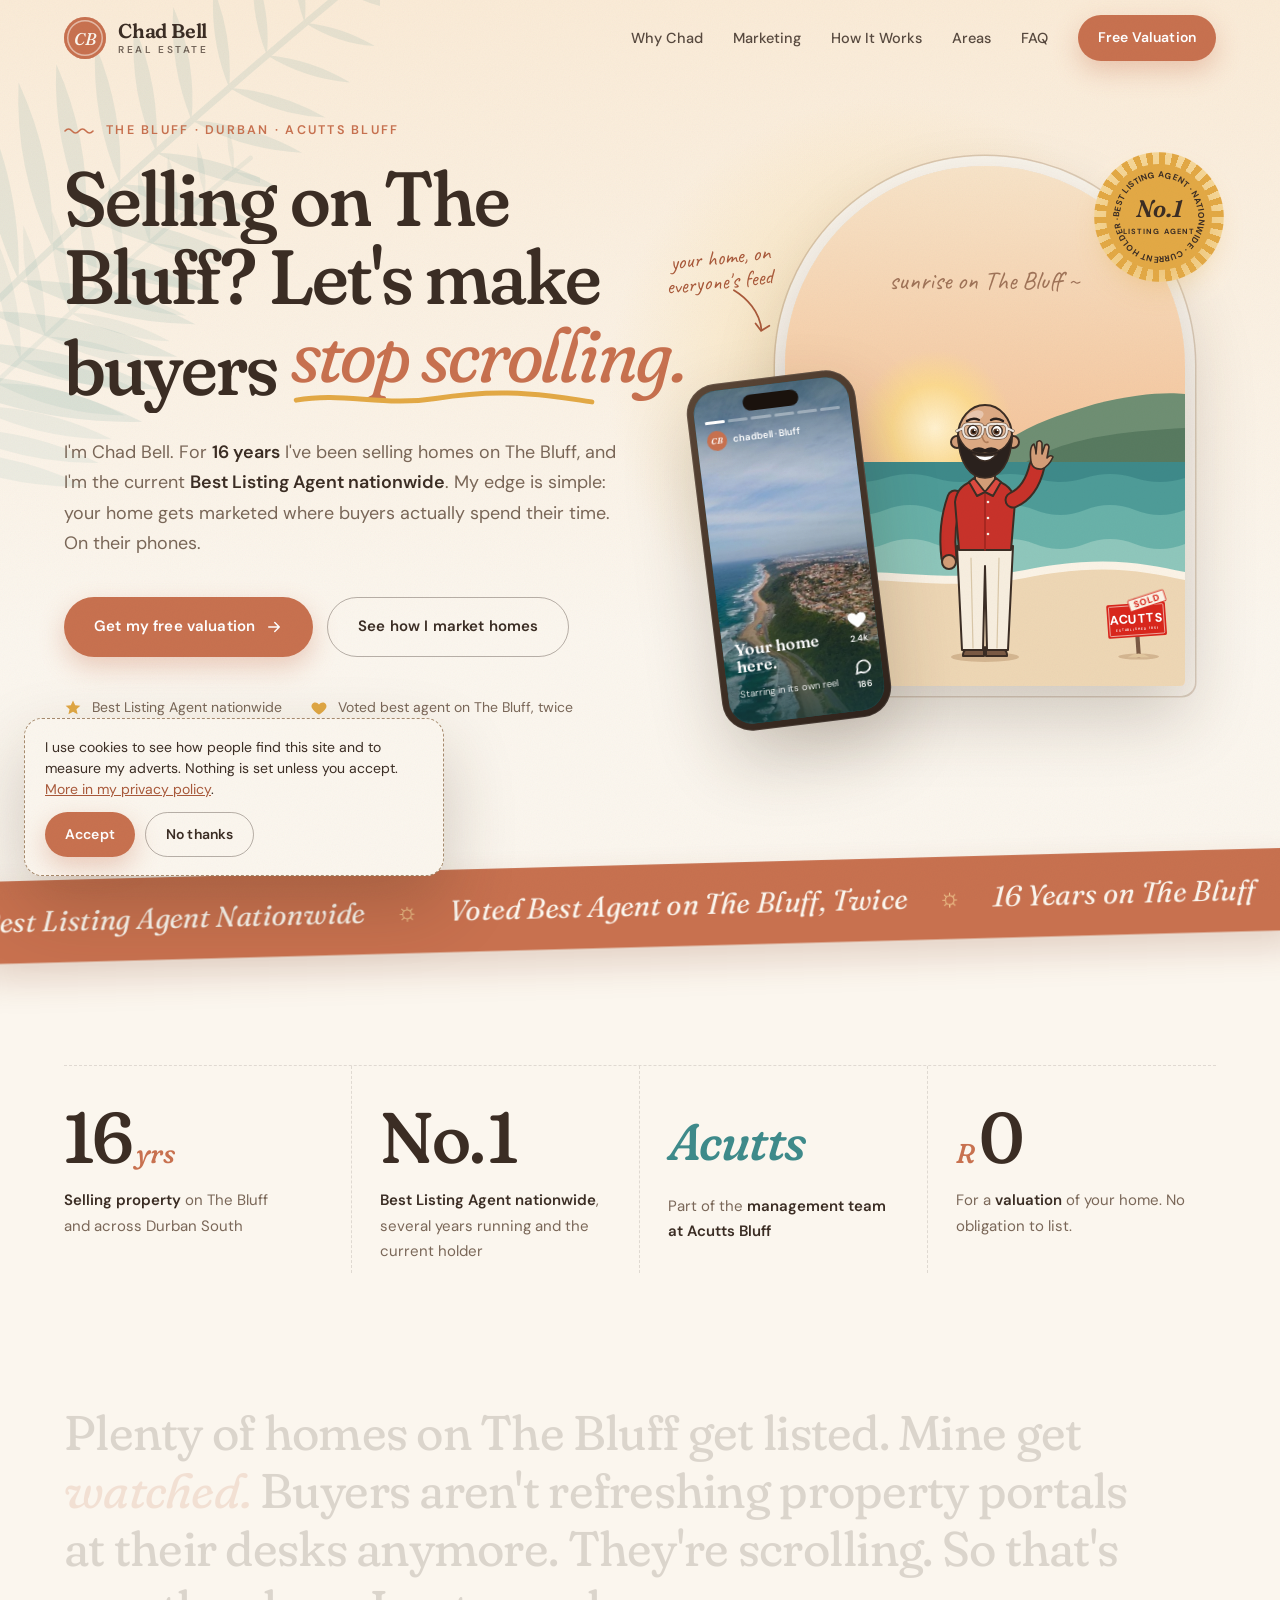
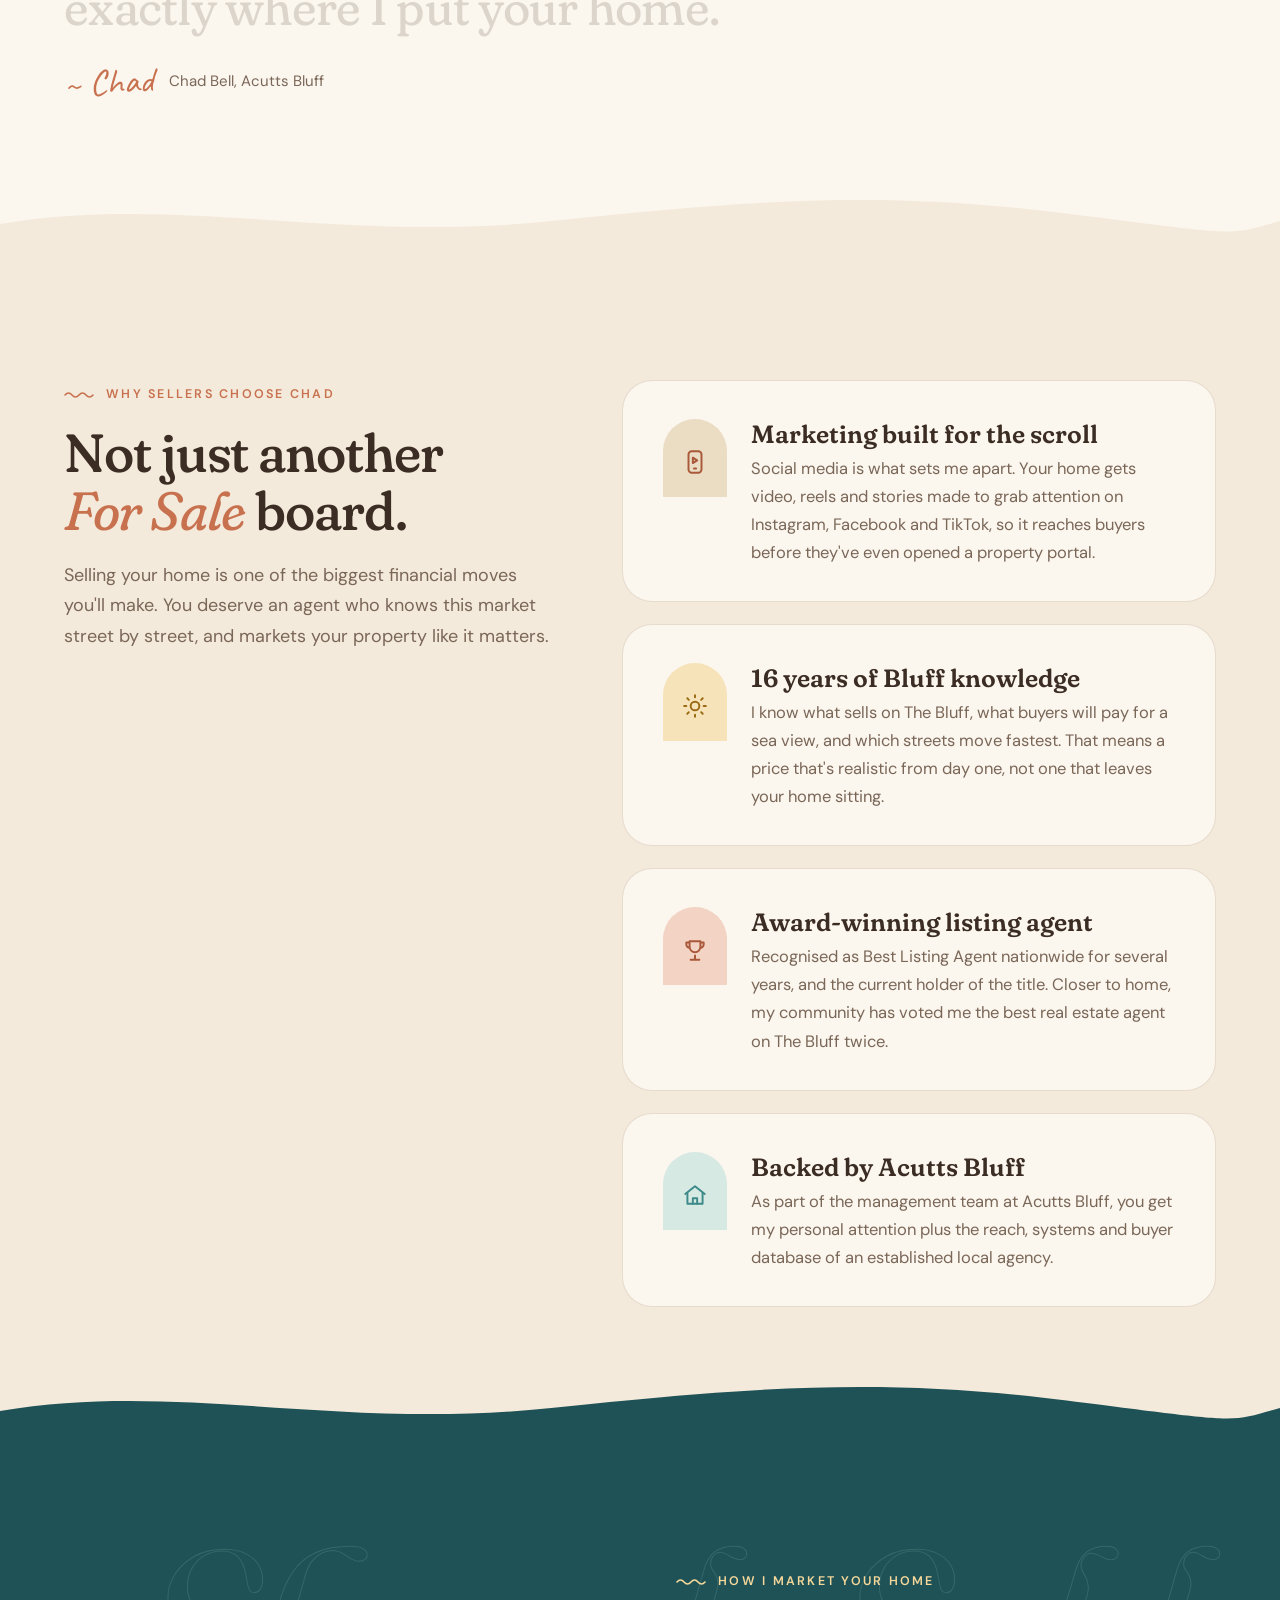
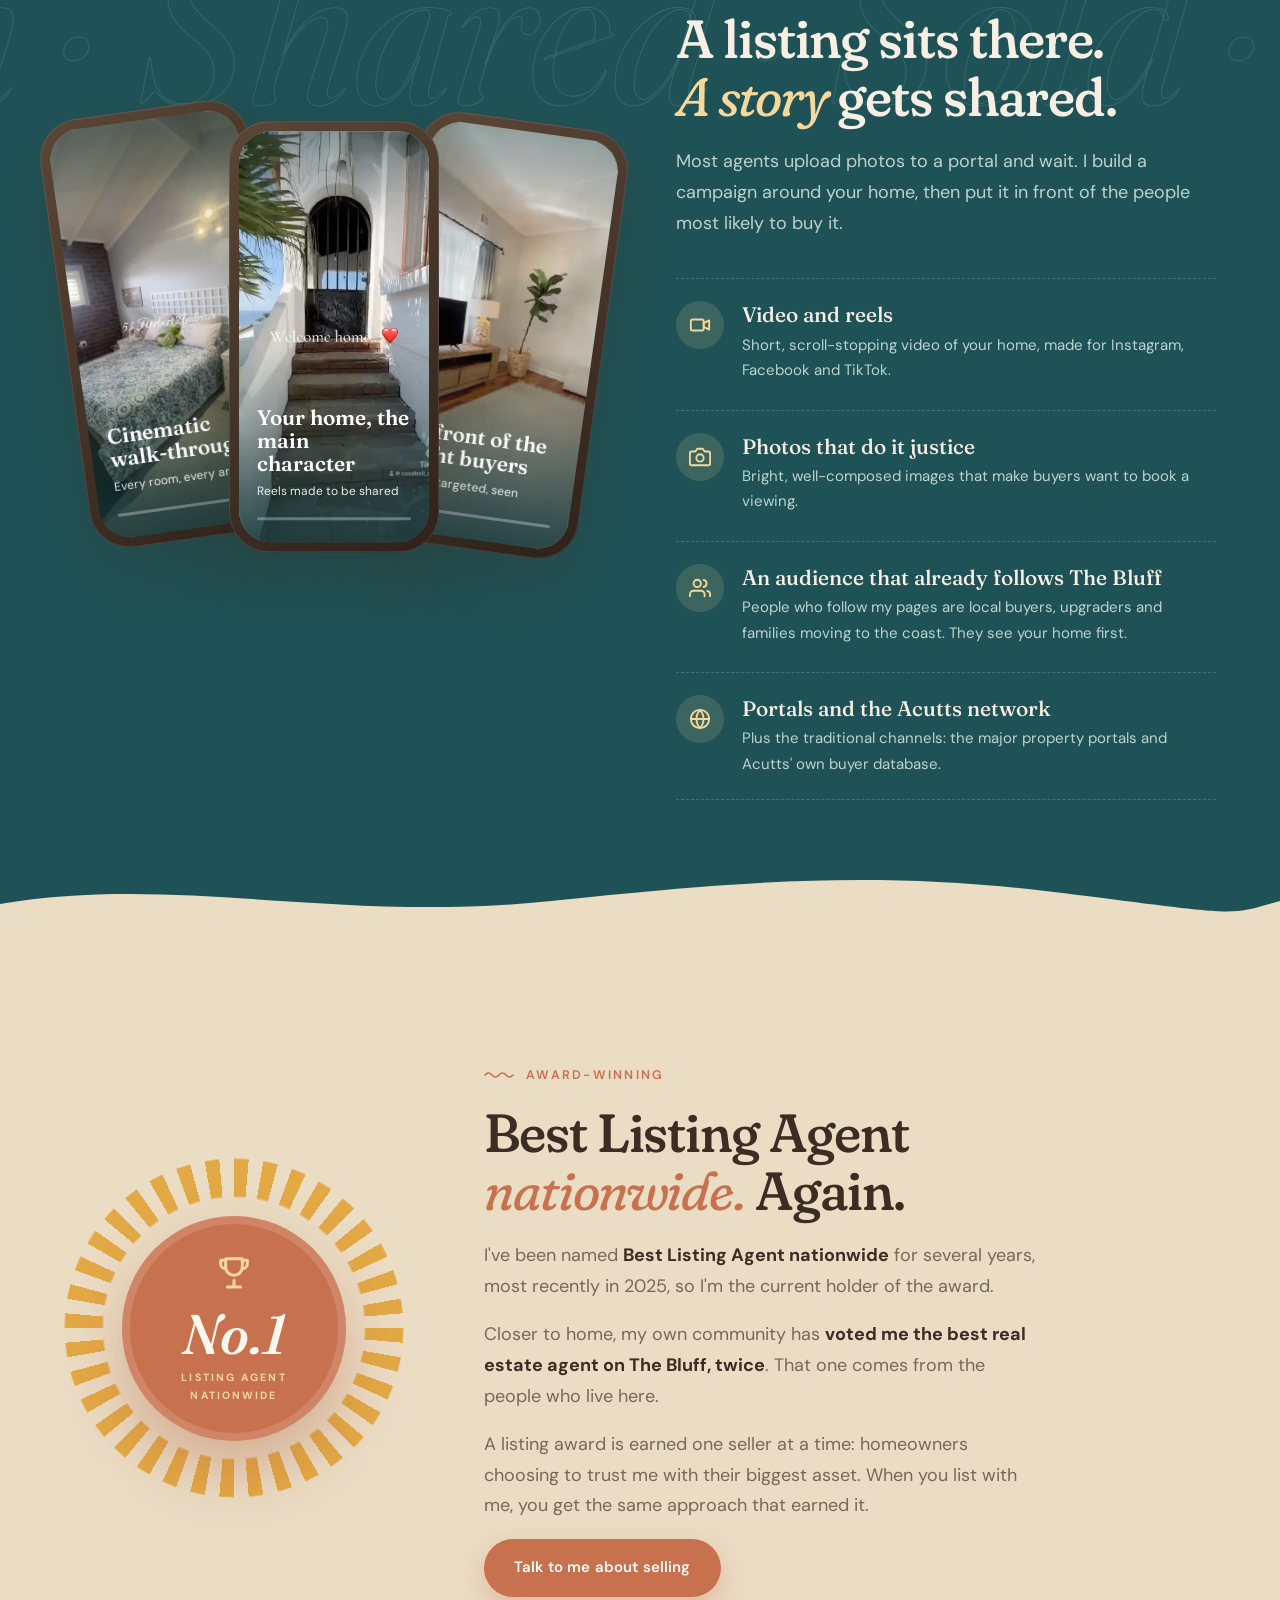
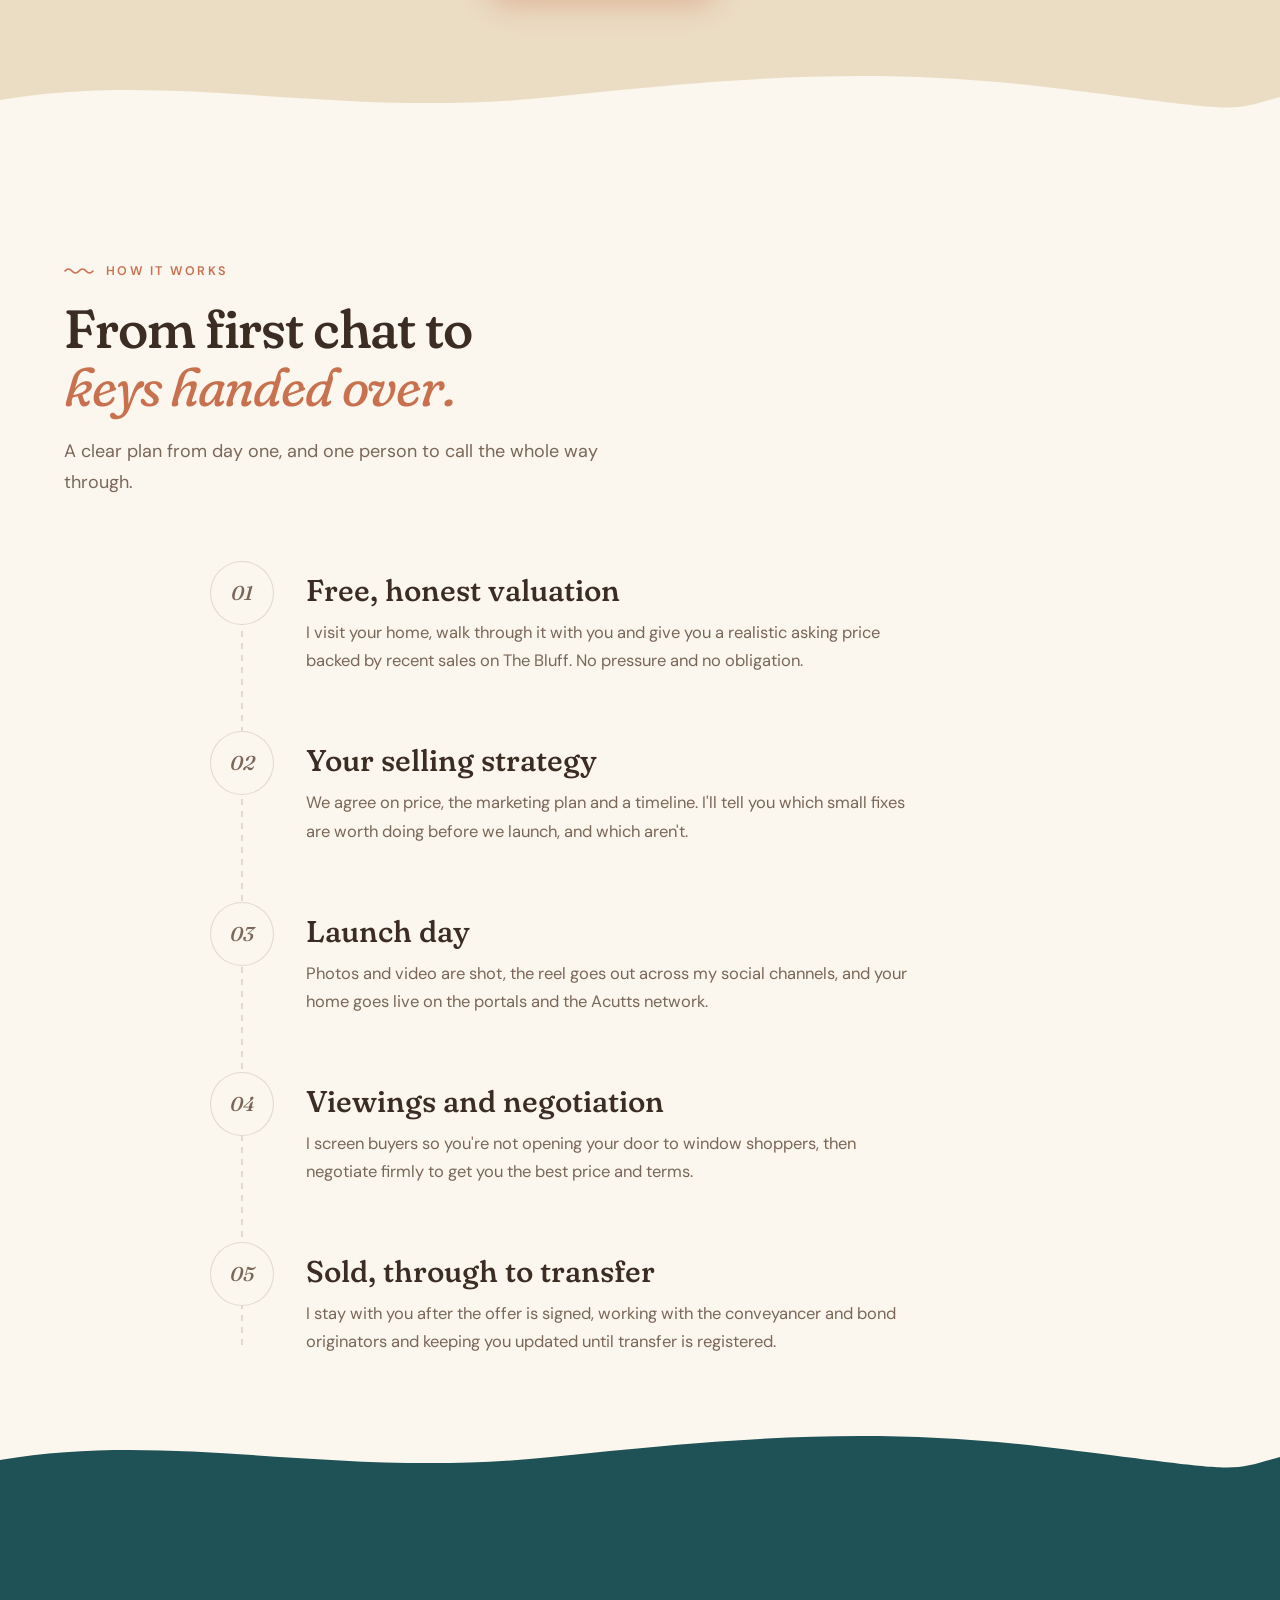
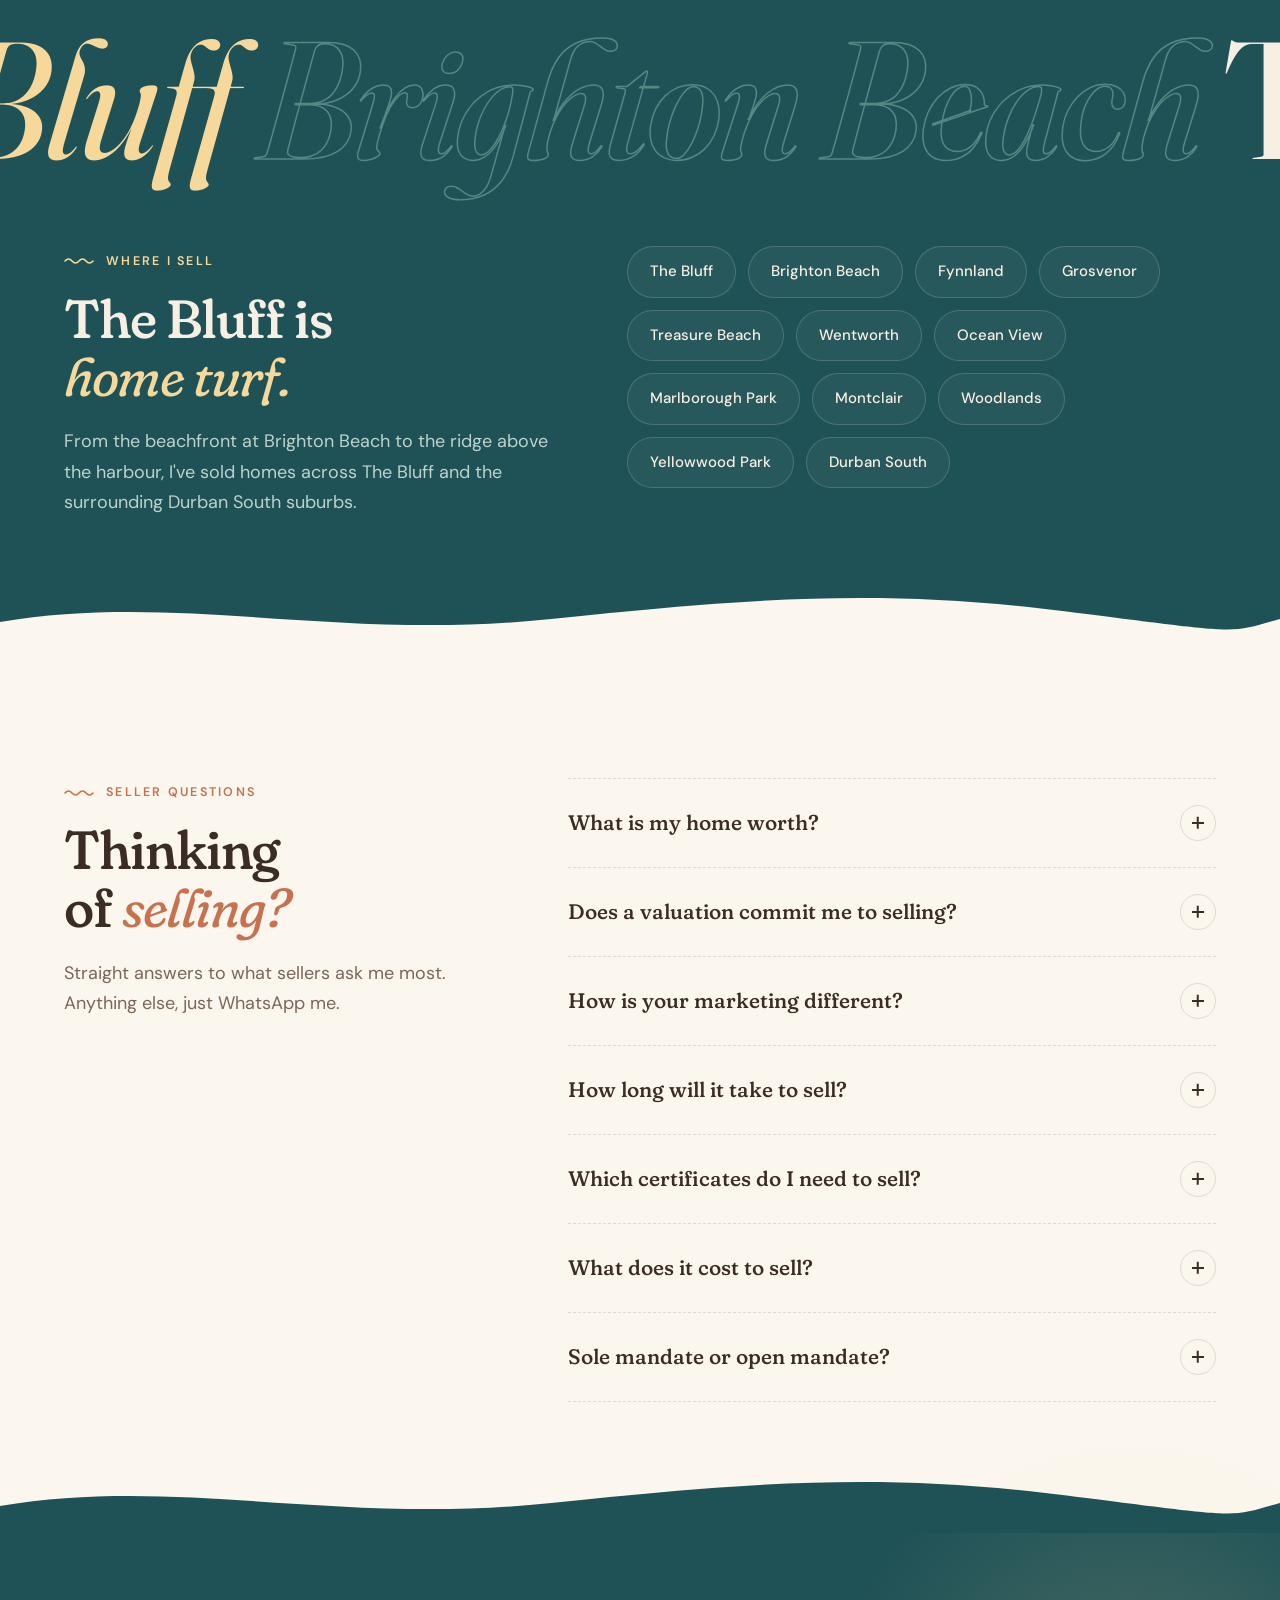
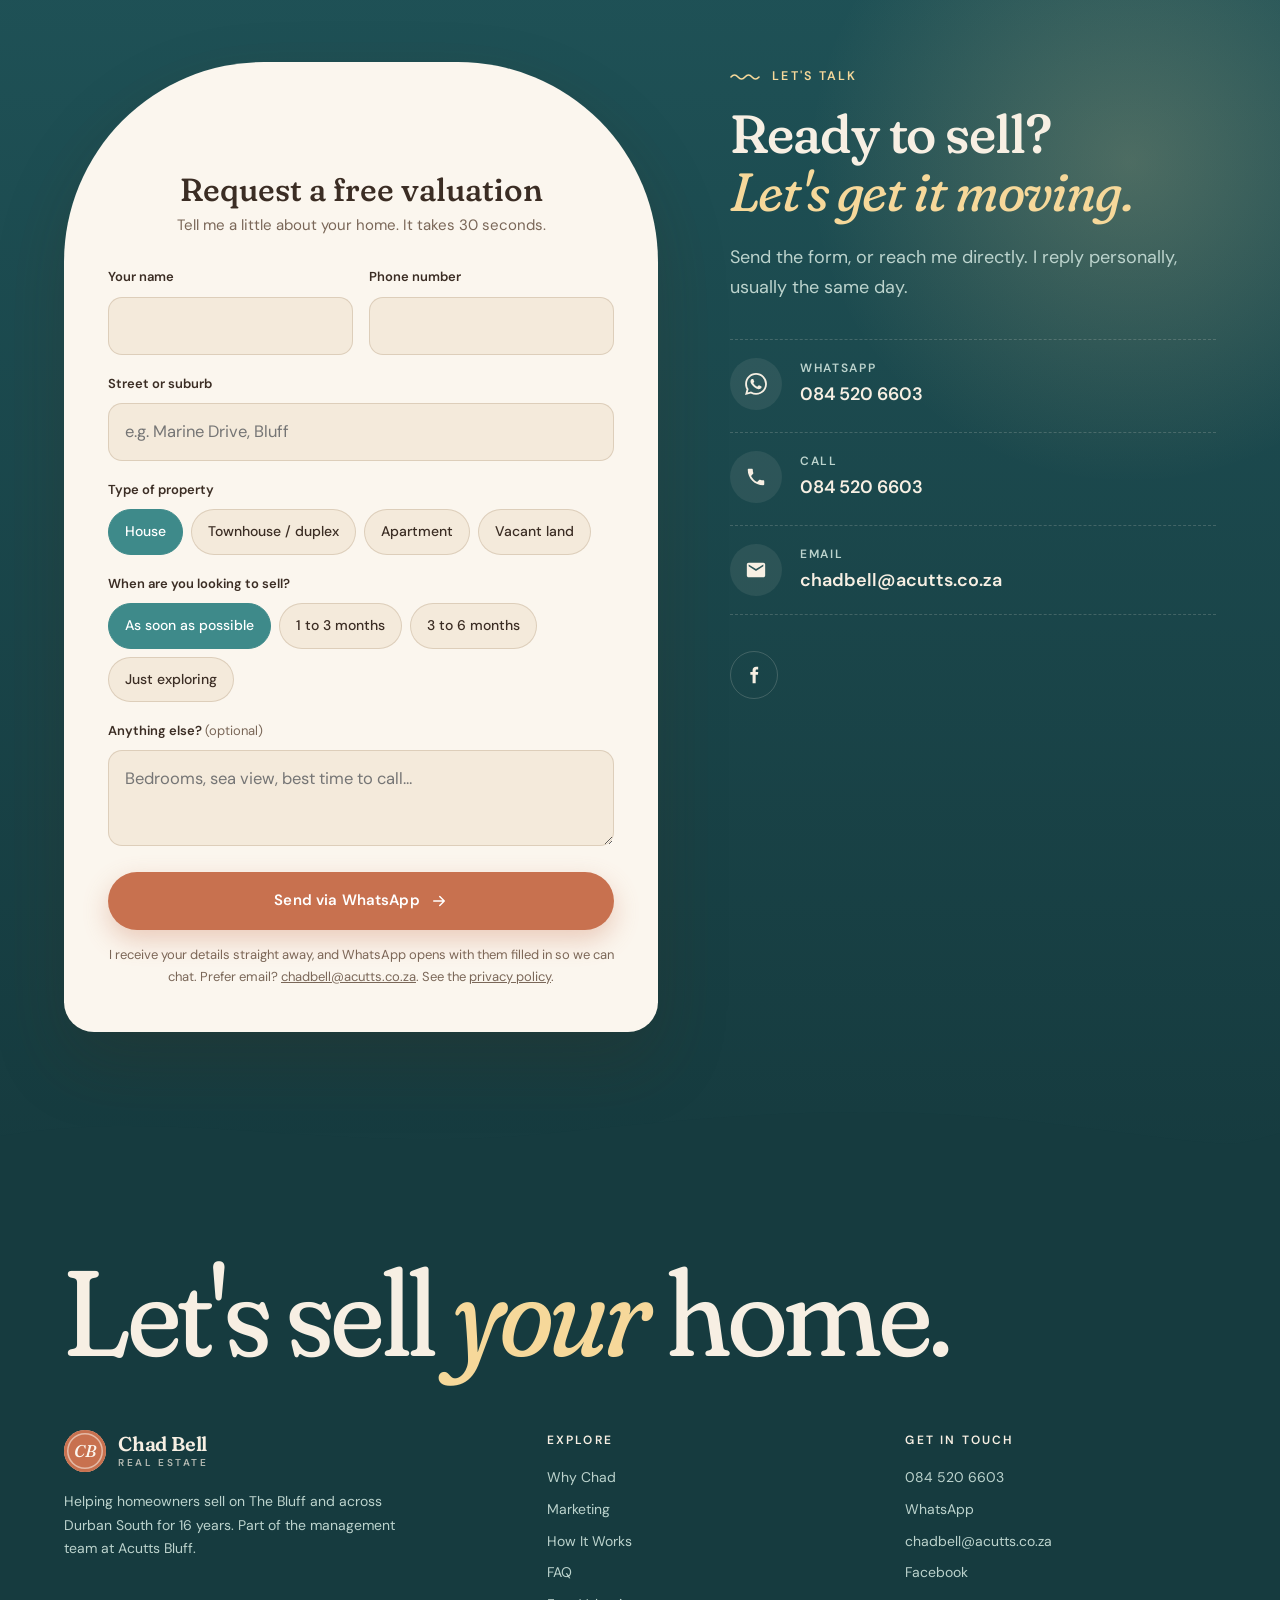
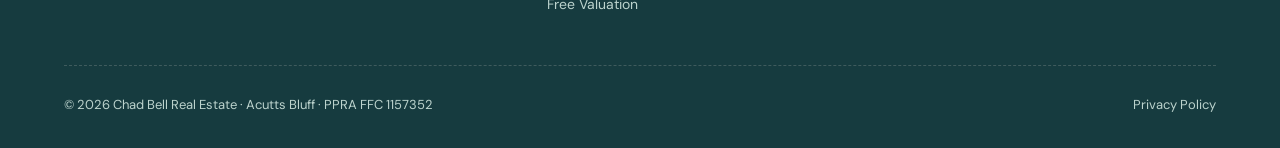
<file: index.html>
<!DOCTYPE html>
<html lang="en-ZA">
<head>
  <meta charset="UTF-8" />
  <meta name="viewport" content="width=device-width, initial-scale=1.0" />
  <!-- Google Tag Manager -->
  <script>
    window.dataLayer = window.dataLayer || [];
    function gtag(){dataLayer.push(arguments);}
    /* Consent Mode: no analytics/ad cookies until the visitor accepts (see js/consent.js) */
    gtag('consent', 'default', { analytics_storage: 'denied', ad_storage: 'denied', ad_user_data: 'denied', ad_personalization: 'denied' });
    try {
      if (localStorage.getItem('cb-cookies') === 'yes') {
        gtag('consent', 'update', { analytics_storage: 'granted', ad_storage: 'granted', ad_user_data: 'granted', ad_personalization: 'granted' });
      }
    } catch (e) {}
  </script>
  <script>(function(w,d,s,l,i){w[l]=w[l]||[];w[l].push({'gtm.start':
  new Date().getTime(),event:'gtm.js'});var f=d.getElementsByTagName(s)[0],
  j=d.createElement(s),dl=l!='dataLayer'?'&l='+l:'';j.async=true;j.src=
  'https://www.googletagmanager.com/gtm.js?id='+i+dl;f.parentNode.insertBefore(j,f);
  })(window,document,'script','dataLayer','GTM-WZKJT6NR');</script>
  <!-- End Google Tag Manager -->
  <title>Chad Bell Real Estate | Sell Your Home on The Bluff, Durban</title>
  <meta name="description" content="Selling a home on The Bluff, Durban? Chad Bell of Acutts Bluff: 16 years' experience, Best Listing Agent nationwide and social media marketing that gets your home seen. Free valuation." />
  <link rel="canonical" href="https://www.chadbellrealestate.co.za/" />
  <meta name="theme-color" content="#F7EFE3" />
  <meta property="og:title" content="Chad Bell Real Estate | Sell Your Home on The Bluff" />
  <meta property="og:description" content="16 years on The Bluff. Best Listing Agent nationwide. Marketing that makes buyers stop scrolling. Book a free valuation." />
  <meta property="og:type" content="website" />
  <meta property="og:url" content="https://www.chadbellrealestate.co.za/" />
  <meta property="og:site_name" content="Chad Bell Real Estate" />
  <meta property="og:locale" content="en_ZA" />
  <meta property="og:image" content="https://www.chadbellrealestate.co.za/og-image.jpg" />
  <meta property="og:image:width" content="1200" />
  <meta property="og:image:height" content="630" />
  <meta property="og:image:alt" content="Chad Bell Real Estate: sell your home on The Bluff, Durban" />
  <meta name="twitter:card" content="summary_large_image" />
  <script type="application/ld+json">
  {
    "@context": "https://schema.org",
    "@type": "RealEstateAgent",
    "@id": "https://www.chadbellrealestate.co.za/#agent",
    "name": "Chad Bell Real Estate",
    "url": "https://www.chadbellrealestate.co.za/",
    "image": "https://www.chadbellrealestate.co.za/og-image.jpg",
    "logo": "https://www.chadbellrealestate.co.za/favicon-192.png",
    "description": "Chad Bell helps homeowners sell their property on The Bluff and surrounding Durban South suburbs, with 16 years' experience and social-media-first marketing.",
    "telephone": "+27845206603",
    "email": "chadbell@acutts.co.za",
    "address": {
      "@type": "PostalAddress",
      "addressLocality": "Bluff, Durban",
      "addressRegion": "KwaZulu-Natal",
      "addressCountry": "ZA"
    },
    "areaServed": ["Bluff", "Brighton Beach", "Fynnland", "Grosvenor", "Treasure Beach", "Wentworth", "Ocean View", "Marlborough Park", "Durban South"],
    "parentOrganization": { "@type": "Organization", "name": "Acutts Bluff" },
    "sameAs": ["https://www.facebook.com/Chadbellacuttsbluff"],
    "founder": {
      "@type": "Person",
      "name": "Chad Bell",
      "jobTitle": "Property Practitioner",
      "worksFor": { "@type": "Organization", "name": "Acutts Bluff" },
      "award": ["Best Listing Agent nationwide (2025)", "Voted best real estate agent on The Bluff by the community (twice)"]
    }
  }
  </script>

  <link rel="icon" type="image/png" sizes="48x48" href="favicon-48.png" />
  <link rel="icon" type="image/png" sizes="192x192" href="favicon-192.png" />
  <link rel="apple-touch-icon" href="apple-touch-icon.png" />

  <link rel="preconnect" href="https://fonts.googleapis.com" />
  <link rel="preconnect" href="https://fonts.gstatic.com" crossorigin />
  <link href="https://fonts.googleapis.com/css2?family=Caveat:wght@500;600&family=DM+Sans:opsz,wght@9..40,400;9..40,500;9..40,600;9..40,700&family=Fraunces:ital,opsz,wght,SOFT@0,9..144,400..700,100;1,9..144,400..700,100&display=swap" rel="stylesheet" />

  <link rel="stylesheet" href="css/style.css?v=12" />
</head>
<body>
  <!-- Google Tag Manager (noscript) -->
  <noscript><iframe src="https://www.googletagmanager.com/ns.html?id=GTM-WZKJT6NR" height="0" width="0" style="display:none;visibility:hidden"></iframe></noscript>
  <!-- End Google Tag Manager (noscript) -->

  <!-- NAVIGATION -->
  <nav class="nav" id="nav">
    <div class="nav__inner">
      <a href="#home" class="logo" aria-label="Chad Bell Real Estate, back to top">
        <span class="logo__mark">CB</span>
        <span class="logo__text">
          <span class="logo__name">Chad Bell</span>
          <span class="logo__sub">Real Estate</span>
        </span>
      </a>
      <button class="nav__toggle" id="navToggle" aria-label="Toggle menu" aria-expanded="false" aria-controls="navLinks">
        <span></span><span></span><span></span>
      </button>
      <ul class="nav__links" id="navLinks">
        <li><a href="#why">Why Chad</a></li>
        <li><a href="#marketing">Marketing</a></li>
        <li><a href="#process">How It Works</a></li>
        <li><a href="#areas">Areas</a></li>
        <li><a href="#faq">FAQ</a></li>
        <li><a href="#valuationForm" class="btn btn--primary btn--sm">Free Valuation</a></li>
      </ul>
    </div>
  </nav>

  <!-- HERO -->
  <section class="hero" id="home">
    <div class="hero__sun" aria-hidden="true"></div>
    <svg class="frond frond--a" viewBox="0 0 400 400" aria-hidden="true"><g fill="currentColor"><path d="M10 390 Q170 220 390 40" fill="none" stroke="currentColor" stroke-width="5" stroke-linecap="round"/><path d="M49 349 Q129 388 217 386 Q138 347 49 349z"/><path d="M49 349 Q49 261 9 182 Q9 270 49 349z"/><path d="M73 325 Q147 362 230 361 Q156 324 73 325z"/><path d="M73 325 Q74 242 36 168 Q36 251 73 325z"/><path d="M97 301 Q166 336 244 336 Q175 301 97 301z"/><path d="M97 301 Q99 223 65 154 Q63 231 97 301z"/><path d="M122 277 Q186 310 258 311 Q194 277 122 277z"/><path d="M122 277 Q124 204 93 139 Q91 211 122 277z"/><path d="M148 252 Q207 284 273 285 Q214 254 148 252z"/><path d="M148 252 Q150 186 122 125 Q119 192 148 252z"/><path d="M174 228 Q228 257 289 259 Q235 230 174 228z"/><path d="M174 228 Q176 167 151 111 Q148 172 174 228z"/><path d="M200 203 Q249 231 305 233 Q256 206 200 203z"/><path d="M200 203 Q203 148 181 96 Q178 152 200 203z"/><path d="M228 179 Q272 204 322 206 Q278 181 228 179z"/><path d="M228 179 Q231 128 211 82 Q207 132 228 179z"/><path d="M255 154 Q294 177 340 179 Q301 157 255 154z"/><path d="M255 154 Q259 109 241 67 Q238 112 255 154z"/><path d="M284 129 Q318 150 358 152 Q324 132 284 129z"/><path d="M284 129 Q287 90 272 53 Q269 93 284 129z"/><path d="M313 104 Q342 122 377 125 Q347 107 313 104z"/><path d="M313 104 Q316 70 303 38 Q300 73 313 104z"/><path d="M342 79 Q367 95 396 97 Q371 82 342 79z"/><path d="M342 79 Q345 51 334 24 Q332 52 342 79z"/><path d="M372 54 Q393 67 416 69 Q396 56 372 54z"/><path d="M372 54 Q375 31 366 9 Q364 32 372 54z"/></g></svg>
    <svg class="frond frond--b" viewBox="0 0 400 400" aria-hidden="true"><g fill="currentColor"><path d="M10 390 Q170 220 390 40" fill="none" stroke="currentColor" stroke-width="5" stroke-linecap="round"/><path d="M49 349 Q129 388 217 386 Q138 347 49 349z"/><path d="M49 349 Q49 261 9 182 Q9 270 49 349z"/><path d="M73 325 Q147 362 230 361 Q156 324 73 325z"/><path d="M73 325 Q74 242 36 168 Q36 251 73 325z"/><path d="M97 301 Q166 336 244 336 Q175 301 97 301z"/><path d="M97 301 Q99 223 65 154 Q63 231 97 301z"/><path d="M122 277 Q186 310 258 311 Q194 277 122 277z"/><path d="M122 277 Q124 204 93 139 Q91 211 122 277z"/><path d="M148 252 Q207 284 273 285 Q214 254 148 252z"/><path d="M148 252 Q150 186 122 125 Q119 192 148 252z"/><path d="M174 228 Q228 257 289 259 Q235 230 174 228z"/><path d="M174 228 Q176 167 151 111 Q148 172 174 228z"/><path d="M200 203 Q249 231 305 233 Q256 206 200 203z"/><path d="M200 203 Q203 148 181 96 Q178 152 200 203z"/><path d="M228 179 Q272 204 322 206 Q278 181 228 179z"/><path d="M228 179 Q231 128 211 82 Q207 132 228 179z"/><path d="M255 154 Q294 177 340 179 Q301 157 255 154z"/><path d="M255 154 Q259 109 241 67 Q238 112 255 154z"/><path d="M284 129 Q318 150 358 152 Q324 132 284 129z"/><path d="M284 129 Q287 90 272 53 Q269 93 284 129z"/><path d="M313 104 Q342 122 377 125 Q347 107 313 104z"/><path d="M313 104 Q316 70 303 38 Q300 73 313 104z"/><path d="M342 79 Q367 95 396 97 Q371 82 342 79z"/><path d="M342 79 Q345 51 334 24 Q332 52 342 79z"/><path d="M372 54 Q393 67 416 69 Q396 56 372 54z"/><path d="M372 54 Q375 31 366 9 Q364 32 372 54z"/></g></svg>

    <div class="container hero__inner">
      <div class="hero__content">
        <p class="eyebrow hero__eyebrow">The Bluff · Durban · Acutts Bluff</p>
        <h1 class="hero__heading" data-split>Selling on The&nbsp;Bluff? Let's make buyers <em>stop scrolling.<svg class="squiggle" viewBox="0 0 300 20" preserveAspectRatio="none" aria-hidden="true"><path pathLength="1" d="M4 12 C 40 2, 70 20, 110 10 S 180 2, 220 12 S 280 16, 296 6"/></svg></em></h1>
        <p class="hero__sub">
          I'm Chad Bell. For <strong>16 years</strong> I've been selling homes on The Bluff, and I'm the current <strong>Best Listing Agent nationwide</strong>. My edge is simple: your home gets marketed where buyers actually spend their time. On their phones.
        </p>
        <div class="hero__actions">
          <a href="#valuationForm" class="btn btn--primary" data-magnetic>
            Get my free valuation
            <svg class="arrow" viewBox="0 0 24 24" width="18" height="18" fill="none" aria-hidden="true"><path d="M5 12h14M13 6l6 6-6 6" stroke="currentColor" stroke-width="2" stroke-linecap="round" stroke-linejoin="round"/></svg>
          </a>
          <a href="#marketing" class="btn btn--ghost" data-magnetic>See how I market homes</a>
        </div>
        <ul class="hero__proof">
          <li><svg viewBox="0 0 24 24" width="18" height="18" fill="none" aria-hidden="true"><path d="M12 2l2.9 6.3 6.9.7-5.2 4.6 1.5 6.8L12 17l-6.1 3.4 1.5-6.8L2.2 9l6.9-.7L12 2z" fill="currentColor"/></svg>Best Listing Agent nationwide</li>
          <li><svg viewBox="0 0 24 24" width="18" height="18" fill="none" aria-hidden="true"><path d="M12 21s-7.5-4.6-9.5-9.2C1 8.2 3.3 4.5 7 4.5c2 0 3.6 1.1 5 2.8 1.4-1.7 3-2.8 5-2.8 3.7 0 6 3.7 4.5 7.3C19.5 16.4 12 21 12 21z" fill="currentColor"/></svg>Voted best agent on The Bluff, twice</li>
          <li><svg viewBox="0 0 24 24" width="18" height="18" fill="none" aria-hidden="true"><path d="M20 6L9 17l-5-5" stroke="currentColor" stroke-width="2.4" stroke-linecap="round" stroke-linejoin="round"/></svg>Acutts Bluff management team</li>
        </ul>
      </div>

      <div class="hero__visual">
        <div class="arch" data-tilt>
          <svg class="beach" aria-hidden="true" viewBox="0 0 400 520" preserveAspectRatio="xMidYMid slice">
            <defs>
              <linearGradient id="sky" x1="0" y1="0" x2="0" y2="1">
                <stop offset="0" stop-color="#F7E3C8"/><stop offset=".55" stop-color="#F4C59C"/><stop offset="1" stop-color="#EBA27E"/>
              </linearGradient>
              <radialGradient id="sunGlow"><stop offset="0" stop-color="#FFF1CF"/><stop offset=".55" stop-color="#FBD98F"/><stop offset="1" stop-color="#FBD98F" stop-opacity="0"/></radialGradient>
            </defs>
            <rect width="400" height="520" fill="url(#sky)"/>
            <circle class="beach__sun" cx="150" cy="262" r="78" fill="url(#sunGlow)"/>
            <g class="beach__birds" fill="none" stroke="#6B4E3D" stroke-width="2" stroke-linecap="round">
              <path d="M0 0 q6 -6 12 0 q6 -6 12 0"/><path d="M34 14 q4 -4 8 0 q4 -4 8 0"/><path d="M-22 22 q5 -5 10 0 q5 -5 10 0"/>
            </g>
            <path d="M190 300 C 230 262, 270 250, 310 238 C 350 228, 380 226, 400 228 V 310 H 190 Z" fill="#6F8F73"/>
            <path d="M235 300 C 270 276, 320 266, 400 262 V 310 H 235 Z" fill="#587A60"/>
            <rect y="296" width="400" height="140" fill="#3E8A8A"/>
            <g class="beach__wave beach__wave--1"><path d="M0 312 q25 -8 50 0 t50 0 t50 0 t50 0 t50 0 t50 0 t50 0 t50 0 t50 0 t50 0 t50 0 t50 0 t50 0 t50 0 t50 0 t50 0 V440 H0z" fill="#4E9C98"/></g>
            <g class="beach__wave beach__wave--2"><path d="M0 344 q25 -10 50 0 t50 0 t50 0 t50 0 t50 0 t50 0 t50 0 t50 0 t50 0 t50 0 t50 0 t50 0 t50 0 t50 0 t50 0 t50 0 V440 H0z" fill="#69B2A9"/></g>
            <g class="beach__wave beach__wave--3"><path d="M0 378 q25 -10 50 0 t50 0 t50 0 t50 0 t50 0 t50 0 t50 0 t50 0 t50 0 t50 0 t50 0 t50 0 t50 0 t50 0 t50 0 t50 0 V440 H0z" fill="#8FC7BC"/></g>
            <g class="beach__shore">
              <path d="M0 410 C 80 396, 160 420, 240 404 S 360 398, 400 406 V 520 H 0 Z" fill="#FBF3E6"/>
              <path d="M0 418 C 80 404, 160 428, 240 412 S 360 406, 400 414 V 520 H 0 Z" fill="#EED7B5"/>
            </g>
            <!-- Cartoon Chad, drawn from his selfie -->
            <g class="beach__chad" stroke="#3B2D24" stroke-width="2" stroke-linejoin="round" stroke-linecap="round">
              <ellipse cx="200" cy="491" rx="34" ry="5" fill="#C9A982" opacity=".7" stroke="none"/>
              <!-- shoes, long pants -->
              <path d="M178 490 Q178 481 188 481 H199 V490 Z M201 481 H212 Q222 481 222 490 H201 Z" fill="#7A5A44"/>
              <path d="M172 380 L177 484 H198 L200 400 L202 484 H223 L228 380 Z" fill="#F7EEDF"/>
              <path d="M186 392 L188 482 M214 392 L212 482" fill="none" stroke="#D9C7A8" stroke-width="1.2"/>
              <!-- left arm, relaxed -->
              <path d="M170 332 Q160 360 164 392" fill="none" stroke-width="17"/>
              <path d="M170 332 Q160 360 164 392" fill="none" stroke="#C8322A" stroke-width="13"/>
              <circle cx="164" cy="396" r="7" fill="#D49E78"/>
              <!-- shirt -->
              <path d="M174 384 L170 336 Q172 318 192 314 H208 Q228 318 230 336 L226 384 Z" fill="#C8322A"/>
              <path d="M200 316 V 384" fill="none" stroke="#9E241E" stroke-width="1.5"/>
              <circle cx="203" cy="336" r="1.3" fill="#F4EEE4" stroke="none"/><circle cx="203" cy="352" r="1.3" fill="#F4EEE4" stroke="none"/><circle cx="203" cy="368" r="1.3" fill="#F4EEE4" stroke="none"/>
              <path d="M190 306 H210 V318 L200 326 L190 318 Z" fill="#D49E78"/>
              <path d="M189 312 L200 326 L192 330 L184 316 Z M211 312 L200 326 L208 330 L216 316 Z" fill="#DE4A40"/>
              <!-- right arm, waving -->
              <g class="beach__wave-arm">
                <path d="M228 334 Q246 326 252 300" fill="none" stroke-width="17"/>
                <path d="M228 334 Q246 326 252 300" fill="none" stroke="#C8322A" stroke-width="13"/>
                <path d="M246 296 Q244 280 249 278 Q251 284 251 288 L252 276 Q255 273 257 277 L257 288 L260 279 Q263 277 264 281 L262 292 Q266 288 268 291 Q264 300 257 303 Q248 304 246 296 Z" fill="#D49E78" stroke-width="1.6"/>
              </g>
              <!-- head -->
              <circle cx="172" cy="276" r="6" fill="#D49E78"/>
              <circle cx="228" cy="276" r="6" fill="#D49E78"/>
              <ellipse cx="200" cy="270" rx="27" ry="31" fill="#DDAA84"/>
              <ellipse cx="190" cy="250" rx="9" ry="5" fill="#FFFFFF" opacity=".35" stroke="none" transform="rotate(-20 190 250)"/>
              <path d="M173 268 C 173 298, 186 312, 200 312 C 214 312, 227 298, 227 268 C 223 282, 214 287, 200 287 C 186 287, 177 282, 173 268 Z" fill="#2A211D" stroke-width="1.5"/>
              <path d="M186 284 Q193 279 200 283 Q207 279 214 284 Q207 288 200 286 Q193 288 186 284 Z" fill="#2A211D" stroke="none"/>
              <path d="M188 288 Q200 302 212 288 Q200 292 188 288 Z" fill="#FFFFFF" stroke-width="1.4"/>
              <!-- clear-frame reading glasses -->
              <path d="M178 263 Q178 258 183 258 H194 Q198 258 198 263 Q198 272 190 272 H185 Q178 272 178 263 Z M202 263 Q202 258 206 258 H217 Q222 258 222 263 Q222 272 215 272 H210 Q202 272 202 263 Z" fill="#FFFFFF" fill-opacity=".14" stroke="none"/>
              <path d="M178 263 Q178 258 183 258 H194 Q198 258 198 263 Q198 272 190 272 H185 Q178 272 178 263 Z M202 263 Q202 258 206 258 H217 Q222 258 222 263 Q222 272 215 272 H210 Q202 272 202 263 Z M198 262 Q200 260 202 262 M178 262 L172 265 M222 262 L228 265" fill="none" stroke="#3B2D24" stroke-width="3.6" stroke-opacity=".55"/>
              <path d="M178 263 Q178 258 183 258 H194 Q198 258 198 263 Q198 272 190 272 H185 Q178 272 178 263 Z M202 263 Q202 258 206 258 H217 Q222 258 222 263 Q222 272 215 272 H210 Q202 272 202 263 Z M198 262 Q200 260 202 262 M178 262 L172 265 M222 262 L228 265" fill="none" stroke="#F4EFE8" stroke-width="2" stroke-opacity=".95"/>
              <path d="M197 270 Q199 278 203 276" fill="none" stroke="#B07C58" stroke-width="1.6"/>
              <path d="M182 255 Q188 251 194 254 M206 254 Q212 251 218 255" fill="none" stroke="#2A211D" stroke-width="2.4"/>
              <ellipse cx="188" cy="265" rx="5.2" ry="5.6" fill="#FFFFFF" stroke-width="1.4"/>
              <ellipse cx="212" cy="265" rx="5.2" ry="5.6" fill="#FFFFFF" stroke-width="1.4"/>
              <circle cx="188.6" cy="265.6" r="3.2" fill="#5A3A26" stroke="none"/><circle cx="211.4" cy="265.6" r="3.2" fill="#5A3A26" stroke="none"/>
              <circle cx="188.6" cy="265.6" r="1.6" fill="#1A120D" stroke="none"/><circle cx="211.4" cy="265.6" r="1.6" fill="#1A120D" stroke="none"/>
              <circle cx="189.8" cy="264.2" r=".9" fill="#FFFFFF" stroke="none"/><circle cx="212.6" cy="264.2" r=".9" fill="#FFFFFF" stroke="none"/>
            </g>
            <g class="beach__sign" transform="translate(236 202) scale(.6)">
              <ellipse cx="196" cy="481" rx="34" ry="5" fill="#C9A982" opacity=".7"/>
              <g class="beach__board">
                <rect x="193" y="384" width="7" height="98" rx="2" fill="#7A5A44"/>
                <rect x="148" y="392" width="98" height="56" rx="3" fill="#D9261C"/>
                <rect x="151.5" y="395.5" width="91" height="49" rx="2" fill="none" stroke="#FBF3E6" stroke-width="1.2" opacity=".85"/>
                <text x="197" y="425" text-anchor="middle" font-family="DM Sans, Arial, sans-serif" font-weight="800" font-size="21" letter-spacing="1" fill="#FFFFFF">ACUTTS</text>
                <text x="197" y="437" text-anchor="middle" font-family="DM Sans, Arial, sans-serif" font-weight="600" font-size="5.6" letter-spacing="1.6" fill="#FFFFFF">ESTABLISHED 1851</text>
                <g class="beach__sold"><g transform="rotate(-14 214 392)">
                  <rect x="186" y="380" width="62" height="19" rx="2" fill="#FBF3E6" stroke="#D9261C" stroke-width="1.5"/>
                  <text x="217" y="395" text-anchor="middle" font-family="DM Sans, Arial, sans-serif" font-weight="800" font-size="15" letter-spacing="2" fill="#D9261C">SOLD</text>
                </g></g>
              </g>
              <path d="M178 482 Q196 470 214 482 Z" fill="#E2C79E"/>
            </g>
          </svg>
          <span class="arch__note" aria-hidden="true">sunrise on The Bluff ~</span>
        </div>

        <div class="phone" aria-hidden="true">
          <div class="phone__screen">
            <div class="phone__notch"></div>
            <div class="reel">
              <div class="reel__slides">
                <img src="images/story-1.jpg" alt="" class="is-active" />
                <img data-src="images/story-2.jpg" alt="" />
                <img data-src="images/story-3.jpg" alt="" />
                <img data-src="images/story-4.jpg" alt="" />
                <img data-src="images/story-5.jpg" alt="" />
                <img data-src="images/story-6.jpg" alt="" />
              </div>
              <div class="reel__shade"></div>
              <div class="reel__progress"><span></span><span></span><span></span><span></span><span></span><span></span></div>
              <div class="reel__tag"><i>CB</i>chadbell · Bluff</div>
              <div class="hearts"><span>♥</span><span>♥</span><span>♥</span><span>♥</span></div>
              <div class="reel__actions">
                <div><svg viewBox="0 0 24 24" width="22" height="22" fill="currentColor"><path d="M12 21s-7.5-4.6-9.5-9.2C1 8.2 3.3 4.5 7 4.5c2 0 3.6 1.1 5 2.8 1.4-1.7 3-2.8 5-2.8 3.7 0 6 3.7 4.5 7.3C19.5 16.4 12 21 12 21z"/></svg><span data-ticker>2.4k</span></div>
                <div><svg viewBox="0 0 24 24" width="20" height="20" fill="none" stroke="currentColor" stroke-width="2"><path d="M21 12a8 8 0 01-11.6 7.1L4 20.5l1.4-5A8 8 0 1121 12z"/></svg><span>186</span></div>
              </div>
              <div class="reel__caption"><strong>Your home here.</strong><span>Starring in its own reel</span></div>
            </div>
          </div>
        </div>
        <span class="hero__note" aria-hidden="true">your home, on everyone's feed<svg viewBox="0 0 60 40" fill="none" stroke="currentColor" stroke-width="2" stroke-linecap="round"><path d="M56 4 C 40 6, 20 14, 10 32"/><path d="M4 24 L10 33 L19 28"/></svg></span>

        <div class="seal" aria-hidden="true">
          <svg class="seal__ring" viewBox="0 0 150 150">
            <defs><path id="sealPath" d="M75 75 m-56 0 a56 56 0 1 1 112 0 a56 56 0 1 1 -112 0"/></defs>
            <text textLength="350" lengthAdjust="spacing"><textPath href="#sealPath" textLength="350" lengthAdjust="spacing">Best Listing Agent · Nationwide · Current Holder ·</textPath></text>
          </svg>
          <div class="seal__core"><strong>No.1</strong><span>Listing Agent</span></div>
        </div>
      </div>
    </div>

    <svg class="wave-edge" viewBox="0 0 1440 80" preserveAspectRatio="none" aria-hidden="true"><path d="M0 40 C 180 80, 360 0, 540 30 S 900 70, 1080 34 S 1350 10, 1440 36 V80 H0 Z"/></svg>
  </section>

  <!-- MARQUEE -->
  <div class="marquee" aria-hidden="true">
    <div class="marquee__track">
      <div class="marquee__group"><span>Best Listing Agent Nationwide</span><span>Voted Best Agent on The Bluff, Twice</span><span>16 Years on The Bluff</span><span>Acutts Bluff Management</span><span>Social-First Marketing</span><span>Serious About Selling</span></div>
      <div class="marquee__group"><span>Best Listing Agent Nationwide</span><span>Voted Best Agent on The Bluff, Twice</span><span>16 Years on The Bluff</span><span>Acutts Bluff Management</span><span>Social-First Marketing</span><span>Serious About Selling</span></div>
    </div>
  </div>

  <!-- STATS -->
  <section class="stats section--sand" aria-label="Chad Bell at a glance">
    <div class="container">
      <div class="stats__grid">
        <div class="stat">
          <div class="stat__num"><span data-count="16">16</span><small>yrs</small></div>
          <p class="stat__label"><strong>Selling property</strong> on The Bluff and across Durban South</p>
        </div>
        <div class="stat">
          <div class="stat__num">No.<span data-count="1">1</span></div>
          <p class="stat__label"><strong>Best Listing Agent nationwide</strong>, several years running and the current holder</p>
        </div>
        <div class="stat">
          <div class="stat__num stat__num--word">Acutts</div>
          <p class="stat__label">Part of the <strong>management team at Acutts Bluff</strong></p>
        </div>
        <div class="stat">
          <div class="stat__num"><small>R</small><span data-count="0">0</span></div>
          <p class="stat__label">For a <strong>valuation</strong> of your home. No obligation to list.</p>
        </div>
      </div>
    </div>
  </section>

  <!-- STATEMENT -->
  <section class="statement section--sand">
    <div class="container">
      <p class="statement__text" data-words>Plenty of homes on The Bluff get listed. Mine get <em>watched.</em> Buyers aren't refreshing property portals at their desks anymore. They're scrolling. So that's exactly where I put your home.</p>
      <div class="statement__by reveal"><span class="signature">~ Chad</span>Chad Bell, Acutts Bluff</div>
    </div>
  </section>

  <!-- WHY -->
  <section class="why section section--deep" id="why">
    <svg class="wave-top" viewBox="0 0 1440 80" preserveAspectRatio="none" aria-hidden="true"><path d="M0 44 C 200 4, 380 70, 620 40 S 1000 0, 1200 30 S 1380 60, 1440 40 V80 H0 Z"/></svg>
    <div class="container why__grid">
      <div class="why__sticky">
        <p class="eyebrow">Why sellers choose Chad</p>
        <h2 class="section__heading">Not just another <em>For&nbsp;Sale</em> board.</h2>
        <p class="section__sub">Selling your home is one of the biggest financial moves you'll make. You deserve an agent who knows this market street by street, and markets your property like it matters.</p>
      </div>
      <div class="why__cards">
        <article class="why-card">
          <span class="why-card__icon" aria-hidden="true"><svg viewBox="0 0 24 24" width="26" height="26" fill="none" stroke="currentColor" stroke-width="1.8" stroke-linecap="round" stroke-linejoin="round"><rect x="6" y="2" width="12" height="20" rx="3"/><path d="M11 18h2"/><path d="M10 8l4 2.5-4 2.5z"/></svg></span>
          <h3>Marketing built for the scroll</h3>
          <p>Social media is what sets me apart. Your home gets video, reels and stories made to grab attention on Instagram, Facebook and TikTok, so it reaches buyers before they've even opened a property portal.</p>
        </article>
        <article class="why-card">
          <span class="why-card__icon" aria-hidden="true"><svg viewBox="0 0 24 24" width="26" height="26" fill="none" stroke="currentColor" stroke-width="1.8" stroke-linecap="round"><circle cx="12" cy="12" r="4"/><path d="M12 2v2M12 20v2M4.9 4.9l1.4 1.4M17.7 17.7l1.4 1.4M2 12h2M20 12h2M4.9 19.1l1.4-1.4M17.7 6.3l1.4-1.4"/></svg></span>
          <h3>16 years of Bluff knowledge</h3>
          <p>I know what sells on The Bluff, what buyers will pay for a sea view, and which streets move fastest. That means a price that's realistic from day one, not one that leaves your home sitting.</p>
        </article>
        <article class="why-card">
          <span class="why-card__icon" aria-hidden="true"><svg viewBox="0 0 24 24" width="26" height="26" fill="none" stroke="currentColor" stroke-width="1.8" stroke-linecap="round" stroke-linejoin="round"><path d="M8 21h8M12 17v4M7 4h10v5a5 5 0 01-10 0V4zM17 5h3v2a3 3 0 01-3 3M7 5H4v2a3 3 0 003 3"/></svg></span>
          <h3>Award-winning listing agent</h3>
          <p>Recognised as Best Listing Agent nationwide for several years, and the current holder of the title. Closer to home, my community has voted me the best real estate agent on The Bluff twice.</p>
        </article>
        <article class="why-card">
          <span class="why-card__icon" aria-hidden="true"><svg viewBox="0 0 24 24" width="26" height="26" fill="none" stroke="currentColor" stroke-width="1.8" stroke-linecap="round" stroke-linejoin="round"><path d="M3 11l9-7 9 7"/><path d="M5 10v10h14V10"/><path d="M10 20v-5h4v5"/></svg></span>
          <h3>Backed by Acutts Bluff</h3>
          <p>As part of the management team at Acutts Bluff, you get my personal attention plus the reach, systems and buyer database of an established local agency.</p>
        </article>
      </div>
    </div>
  </section>

  <!-- MARKETING -->
  <section class="marketing section section--ocean" id="marketing">
    <svg class="wave-top" viewBox="0 0 1440 80" preserveAspectRatio="none" aria-hidden="true"><path d="M0 44 C 200 4, 380 70, 620 40 S 1000 0, 1200 30 S 1380 60, 1440 40 V80 H0 Z"/></svg>
    <div class="marketing__bg-word" data-parallax-x="-0.25" aria-hidden="true">Seen · Shared · Sold ·</div>
    <div class="container marketing__grid">
      <div class="marketing__phones" aria-hidden="true">
        <div class="phone" data-float="0">
          <div class="phone__screen"><div class="mini-screen mini-screen--a">
            <video class="mini-screen__video" muted loop playsinline preload="none" poster="videos/reel-1.jpg" data-src="videos/reel-1.mp4"></video>
            <strong>Cinematic walk-through</strong><span>Every room, every angle</span>
            <div class="mini-screen__bar"></div>
          </div></div>
        </div>
        <div class="phone" data-float="1">
          <div class="phone__screen"><div class="mini-screen mini-screen--b">
            <video class="mini-screen__video" muted loop playsinline preload="none" poster="videos/reel-2.jpg" data-src="videos/reel-2.mp4"></video>
            <strong>Your home, the main character</strong><span>Reels made to be shared</span>
            <div class="mini-screen__bar"></div>
          </div></div>
        </div>
        <div class="phone" data-float="2">
          <div class="phone__screen"><div class="mini-screen mini-screen--c">
            <video class="mini-screen__video" muted loop playsinline preload="none" poster="videos/reel-3.jpg" data-src="videos/reel-3.mp4"></video>
            <strong>In front of the right buyers</strong><span>Local, targeted, seen</span>
            <div class="mini-screen__bar"></div>
          </div></div>
        </div>
      </div>

      <div class="marketing__copy">
        <p class="eyebrow">How I market your home</p>
        <h2 class="section__heading">A listing sits there. <em>A story</em> gets shared.</h2>
        <p class="section__sub">Most agents upload photos to a portal and wait. I build a campaign around your home, then put it in front of the people most likely to buy it.</p>
        <div class="feature-list">
          <div class="feature">
            <div class="feature__icon"><svg viewBox="0 0 24 24" width="22" height="22" fill="none" stroke="currentColor" stroke-width="2" stroke-linecap="round" stroke-linejoin="round"><rect x="2" y="6" width="14" height="12" rx="2"/><path d="M16 10l6-3v10l-6-3z"/></svg></div>
            <div><h3>Video and reels</h3><p>Short, scroll-stopping video of your home, made for Instagram, Facebook and TikTok.</p></div>
          </div>
          <div class="feature">
            <div class="feature__icon"><svg viewBox="0 0 24 24" width="22" height="22" fill="none" stroke="currentColor" stroke-width="2" stroke-linecap="round" stroke-linejoin="round"><path d="M23 19a2 2 0 01-2 2H3a2 2 0 01-2-2V8a2 2 0 012-2h4l2-3h6l2 3h4a2 2 0 012 2z"/><circle cx="12" cy="13" r="4"/></svg></div>
            <div><h3>Photos that do it justice</h3><p>Bright, well-composed images that make buyers want to book a viewing.</p></div>
          </div>
          <div class="feature">
            <div class="feature__icon"><svg viewBox="0 0 24 24" width="22" height="22" fill="none" stroke="currentColor" stroke-width="2" stroke-linecap="round" stroke-linejoin="round"><path d="M17 21v-2a4 4 0 00-4-4H5a4 4 0 00-4 4v2"/><circle cx="9" cy="7" r="4"/><path d="M23 21v-2a4 4 0 00-3-3.9M16 3.1a4 4 0 010 7.8"/></svg></div>
            <div><h3>An audience that already follows The Bluff</h3><p>People who follow my pages are local buyers, upgraders and families moving to the coast. They see your home first.</p></div>
          </div>
          <div class="feature">
            <div class="feature__icon"><svg viewBox="0 0 24 24" width="22" height="22" fill="none" stroke="currentColor" stroke-width="2" stroke-linecap="round" stroke-linejoin="round"><circle cx="12" cy="12" r="10"/><path d="M2 12h20M12 2a15 15 0 010 20M12 2a15 15 0 000 20"/></svg></div>
            <div><h3>Portals and the Acutts network</h3><p>Plus the traditional channels: the major property portals and Acutts' own buyer database.</p></div>
          </div>
        </div>
      </div>
    </div>
  </section>

  <!-- AWARD -->
  <section class="award section" id="award">
    <svg class="wave-top" viewBox="0 0 1440 80" preserveAspectRatio="none" aria-hidden="true"><path d="M0 44 C 200 4, 380 70, 620 40 S 1000 0, 1200 30 S 1380 60, 1440 40 V80 H0 Z"/></svg>
    <div class="container award__inner">
      <div class="award__medal reveal reveal--scale" aria-hidden="true">
        <div class="award__medal-core">
          <div>
            <svg viewBox="0 0 24 24" width="40" height="40" fill="none" stroke="currentColor" stroke-width="1.8" stroke-linecap="round" stroke-linejoin="round"><path d="M8 21h8M12 17v4M7 4h10v5a5 5 0 01-10 0V4zM17 5h3v2a3 3 0 01-3 3M7 5H4v2a3 3 0 003 3"/></svg>
            <strong>No.1</strong>
            <span>Listing Agent<br/>Nationwide</span>
          </div>
        </div>
      </div>
      <div class="award__body">
        <p class="eyebrow">Award-winning</p>
        <h2 class="section__heading">Best Listing Agent <em>nationwide.</em> Again.</h2>
        <p>I've been named <strong>Best Listing Agent nationwide</strong> for several years, most recently in 2025, so I'm the current holder of the award.</p>
        <p>Closer to home, my own community has <strong>voted me the best real estate agent on The Bluff, twice</strong>. That one comes from the people who live here.</p>
        <p>A listing award is earned one seller at a time: homeowners choosing to trust me with their biggest asset. When you list with me, you get the same approach that earned it.</p>
        <a href="#valuationForm" class="btn btn--primary" data-magnetic>Talk to me about selling</a>
      </div>
    </div>
  </section>

  <!-- PROCESS -->
  <section class="process section section--sand" id="process">
    <svg class="wave-top" viewBox="0 0 1440 80" preserveAspectRatio="none" aria-hidden="true"><path d="M0 44 C 200 4, 380 70, 620 40 S 1000 0, 1200 30 S 1380 60, 1440 40 V80 H0 Z"/></svg>
    <div class="container">
      <div class="section__header">
        <p class="eyebrow">How it works</p>
        <h2 class="section__heading">From first chat to <em>keys handed over.</em></h2>
        <p class="section__sub">A clear plan from day one, and one person to call the whole way through.</p>
      </div>
      <ol class="process__list">
        <li class="process__line" aria-hidden="true"><span></span></li>
        <li class="step">
          <span class="step__dot">01</span>
          <div><h3>Free, honest valuation</h3><p>I visit your home, walk through it with you and give you a realistic asking price backed by recent sales on The Bluff. No pressure and no obligation.</p></div>
        </li>
        <li class="step">
          <span class="step__dot">02</span>
          <div><h3>Your selling strategy</h3><p>We agree on price, the marketing plan and a timeline. I'll tell you which small fixes are worth doing before we launch, and which aren't.</p></div>
        </li>
        <li class="step">
          <span class="step__dot">03</span>
          <div><h3>Launch day</h3><p>Photos and video are shot, the reel goes out across my social channels, and your home goes live on the portals and the Acutts network.</p></div>
        </li>
        <li class="step">
          <span class="step__dot">04</span>
          <div><h3>Viewings and negotiation</h3><p>I screen buyers so you're not opening your door to window shoppers, then negotiate firmly to get you the best price and terms.</p></div>
        </li>
        <li class="step">
          <span class="step__dot">05</span>
          <div><h3>Sold, through to transfer</h3><p>I stay with you after the offer is signed, working with the conveyancer and bond originators and keeping you updated until transfer is registered.</p></div>
        </li>
      </ol>
    </div>
  </section>

  <!-- AREAS -->
  <section class="areas section section--ocean" id="areas">
    <svg class="wave-top" viewBox="0 0 1440 80" preserveAspectRatio="none" aria-hidden="true"><path d="M0 44 C 200 4, 380 70, 620 40 S 1000 0, 1200 30 S 1380 60, 1440 40 V80 H0 Z"/></svg>
    <div class="areas__ticker" data-parallax-x="-0.35" aria-hidden="true">The <em>Bluff</em> <span class="outline">Brighton Beach</span> Treasure <em>Beach</em></div>
    <div class="container areas__grid">
      <div class="areas__intro">
        <p class="eyebrow">Where I sell</p>
        <h2 class="section__heading">The Bluff is <em>home turf.</em></h2>
        <p class="section__sub">From the beachfront at Brighton Beach to the ridge above the harbour, I've sold homes across The Bluff and the surrounding Durban South suburbs.</p>
      </div>
      <ul class="pills">
        <li class="pill">The Bluff</li>
        <li class="pill">Brighton Beach</li>
        <li class="pill">Fynnland</li>
        <li class="pill">Grosvenor</li>
        <li class="pill">Treasure Beach</li>
        <li class="pill">Wentworth</li>
        <li class="pill">Ocean View</li>
        <li class="pill">Marlborough Park</li>
        <li class="pill">Montclair</li>
        <li class="pill">Woodlands</li>
        <li class="pill">Yellowwood Park</li>
        <li class="pill">Durban South</li>
      </ul>
    </div>
  </section>

  <!-- FAQ -->
  <section class="faq section section--sand" id="faq">
    <svg class="wave-top" viewBox="0 0 1440 80" preserveAspectRatio="none" aria-hidden="true"><path d="M0 44 C 200 4, 380 70, 620 40 S 1000 0, 1200 30 S 1380 60, 1440 40 V80 H0 Z"/></svg>
    <div class="container faq__grid">
      <div class="faq__intro">
        <p class="eyebrow">Seller questions</p>
        <h2 class="section__heading">Thinking of <em>selling?</em></h2>
        <p class="section__sub">Straight answers to what sellers ask me most. Anything else, just WhatsApp me.</p>
      </div>
      <div class="faq__list">
        <details class="faq__item">
          <summary>What is my home worth?<span class="faq__icon" aria-hidden="true"></span></summary>
          <div class="faq__answer"><p>That depends on your home, your street and what's sold nearby recently. The best way to know is a free valuation: I come to you, look at the property properly and show you the recent sales the price is based on.</p></div>
        </details>
        <details class="faq__item">
          <summary>Does a valuation commit me to selling?<span class="faq__icon" aria-hidden="true"></span></summary>
          <div class="faq__answer"><p>No. A valuation is free and there's no obligation. Plenty of homeowners get one to plan ahead. If you decide to sell, we'll talk about the mandate then.</p></div>
        </details>
        <details class="faq__item">
          <summary>How is your marketing different?<span class="faq__icon" aria-hidden="true"></span></summary>
          <div class="faq__answer"><p>Most listings rely on portal photos. Your home also gets video and reels built for social media, shared with an audience that already follows property on The Bluff. Buyers see it on their phones, share it with their partner, and book a viewing.</p></div>
        </details>
        <details class="faq__item">
          <summary>How long will it take to sell?<span class="faq__icon" aria-hidden="true"></span></summary>
          <div class="faq__answer"><p>It depends mostly on price, condition and the market at the time. A home priced right from the start sells faster than one that has to be reduced later, which is why I'm honest about price at the valuation.</p></div>
        </details>
        <details class="faq__item">
          <summary>Which certificates do I need to sell?<span class="faq__icon" aria-hidden="true"></span></summary>
          <div class="faq__answer"><p>In KwaZulu-Natal you'll need an electrical certificate of compliance, plus a gas certificate and an electric fence certificate if your home has those installed. Buyers and banks on the coast usually also ask for a beetle (entomologist's) certificate.</p><p>I'll tell you exactly what your property needs and put you in touch with reliable local inspectors.</p></div>
        </details>
        <details class="faq__item">
          <summary>What does it cost to sell?<span class="faq__icon" aria-hidden="true"></span></summary>
          <div class="faq__answer"><p>My commission is agreed upfront and in writing before anything goes live, so there are no surprises. Other costs to plan for are the compliance certificates and, if you have a home loan, the bond cancellation costs. I'll walk you through all of it at the valuation.</p></div>
        </details>
        <details class="faq__item">
          <summary>Sole mandate or open mandate?<span class="faq__icon" aria-hidden="true"></span></summary>
          <div class="faq__answer"><p>With a sole mandate, one agent is fully responsible for selling your home for an agreed period, which means a full marketing campaign and one consistent asking price. With an open mandate, several agents can sell it. I'll explain the trade-offs for your situation honestly.</p></div>
        </details>
      </div>
    </div>
  </section>

  <!-- VALUATION / CONTACT -->
  <section class="valuation section section--ocean" id="valuation">
    <svg class="wave-top" viewBox="0 0 1440 80" preserveAspectRatio="none" aria-hidden="true"><path d="M0 44 C 200 4, 380 70, 620 40 S 1000 0, 1200 30 S 1380 60, 1440 40 V80 H0 Z"/></svg>
    <div class="valuation__glow" aria-hidden="true"></div>
    <div class="container valuation__grid">
      <form class="form reveal reveal--left" id="valuationForm" novalidate>
        <h3>Request a free valuation</h3>
        <p class="form__intro">Tell me a little about your home. It takes 30 seconds.</p>
        <div class="form__row">
          <div class="field">
            <label for="f-name">Your name</label>
            <input id="f-name" name="name" type="text" autocomplete="name" required />
          </div>
          <div class="field">
            <label for="f-phone">Phone number</label>
            <input id="f-phone" name="phone" type="tel" autocomplete="tel" inputmode="tel" required />
          </div>
        </div>
        <div class="field">
          <label for="f-area">Street or suburb</label>
          <input id="f-area" name="area" type="text" placeholder="e.g. Marine Drive, Bluff" required />
        </div>
        <fieldset class="field field--group">
          <legend>Type of property</legend>
          <div class="chips">
            <input type="radio" name="type" id="t-house" value="House" checked /><label for="t-house">House</label>
            <input type="radio" name="type" id="t-town" value="Townhouse / duplex" /><label for="t-town">Townhouse / duplex</label>
            <input type="radio" name="type" id="t-flat" value="Apartment" /><label for="t-flat">Apartment</label>
            <input type="radio" name="type" id="t-land" value="Vacant land" /><label for="t-land">Vacant land</label>
          </div>
        </fieldset>
        <fieldset class="field field--group">
          <legend>When are you looking to sell?</legend>
          <div class="chips">
            <input type="radio" name="when" id="w-now" value="As soon as possible" checked /><label for="w-now">As soon as possible</label>
            <input type="radio" name="when" id="w-3" value="In 1 to 3 months" /><label for="w-3">1 to 3 months</label>
            <input type="radio" name="when" id="w-6" value="In 3 to 6 months" /><label for="w-6">3 to 6 months</label>
            <input type="radio" name="when" id="w-later" value="Just exploring for now" /><label for="w-later">Just exploring</label>
          </div>
        </fieldset>
        <div class="field">
          <label for="f-msg">Anything else? <span class="field__opt">(optional)</span></label>
          <textarea id="f-msg" name="message" placeholder="Bedrooms, sea view, best time to call…"></textarea>
        </div>
        <!-- Spam trap: hidden from people, bots fill it in and their leads are dropped -->
        <div class="form__trap" aria-hidden="true"><label for="f-website">Leave this empty</label><input id="f-website" name="website" type="text" tabindex="-1" autocomplete="off" /></div>
        <button type="submit" class="btn btn--primary">
          Send via WhatsApp
          <svg class="arrow" viewBox="0 0 24 24" width="18" height="18" fill="none" aria-hidden="true"><path d="M5 12h14M13 6l6 6-6 6" stroke="currentColor" stroke-width="2" stroke-linecap="round" stroke-linejoin="round"/></svg>
        </button>
        <p class="form__note">I receive your details straight away, and WhatsApp opens with them filled in so we can chat. Prefer email? <a href="mailto:chadbell@acutts.co.za?subject=Valuation%20request">chadbell@acutts.co.za</a>. See the <a href="privacy">privacy policy</a>.</p>
      </form>

      <div class="valuation__info">
        <p class="eyebrow">Let's talk</p>
        <h2 class="section__heading">Ready to sell? <em>Let's get it&nbsp;moving.</em></h2>
        <p class="section__sub">Send the form, or reach me directly. I reply personally, usually the same day.</p>
        <div class="contact__list">
          <a class="contact__item" href="https://wa.me/27845206603?text=Hi%20Chad%2C%20I%27m%20thinking%20of%20selling%20my%20home." target="_blank" rel="noopener">
            <span class="contact__icon"><svg viewBox="0 0 24 24" width="22" height="22" aria-hidden="true"><path fill="currentColor" d="M17.47 14.38c-.3-.15-1.76-.87-2.03-.97-.27-.1-.47-.15-.67.15-.2.3-.77.97-.94 1.16-.17.2-.35.22-.64.08-.3-.15-1.26-.46-2.39-1.48-.88-.79-1.48-1.76-1.65-2.06-.17-.3-.02-.46.13-.6.13-.14.3-.35.45-.52.15-.18.2-.3.3-.5.1-.2.05-.37-.03-.52-.07-.15-.67-1.61-.92-2.2-.24-.58-.49-.5-.67-.51h-.57c-.2 0-.52.07-.8.37-.27.3-1.04 1.02-1.04 2.48s1.07 2.88 1.21 3.07c.15.2 2.1 3.2 5.08 4.49.71.31 1.26.49 1.7.63.71.22 1.36.19 1.87.12.57-.09 1.76-.72 2-1.41.25-.7.25-1.29.18-1.41-.08-.13-.28-.2-.57-.35M12.05 21.8A9.87 9.87 0 017.02 20.4l-.36-.21-3.74.98 1-3.65-.24-.37a9.86 9.86 0 01-1.51-5.26c0-5.45 4.44-9.88 9.89-9.88 2.64 0 5.12 1.03 6.99 2.9a9.82 9.82 0 012.89 6.99c0 5.45-4.44 9.89-9.89 9.89m8.41-18.3A11.82 11.82 0 0012.05 0C5.5 0 .16 5.34.16 11.89c0 2.1.55 4.14 1.59 5.95L.06 24l6.3-1.65a11.88 11.88 0 005.68 1.45c6.55 0 11.89-5.34 11.89-11.9 0-3.17-1.24-6.16-3.48-8.4z"/></svg></span>
            <span><small>WhatsApp</small><span>084 520 6603</span></span>
          </a>
          <a class="contact__item" href="tel:+27845206603">
            <span class="contact__icon"><svg viewBox="0 0 24 24" width="22" height="22" fill="none" aria-hidden="true"><path d="M6.62 10.79c1.44 2.83 3.76 5.14 6.59 6.59l2.2-2.2c.27-.27.67-.36 1.02-.24 1.12.37 2.33.57 3.57.57.55 0 1 .45 1 1V20c0 .55-.45 1-1 1-9.39 0-17-7.61-17-17 0-.55.45-1 1-1h3.5c.55 0 1 .45 1 1 0 1.25.2 2.45.57 3.57.11.35.03.74-.25 1.02l-2.2 2.2z" fill="currentColor"/></svg></span>
            <span><small>Call</small><span>084 520 6603</span></span>
          </a>
          <a class="contact__item" href="mailto:chadbell@acutts.co.za">
            <span class="contact__icon"><svg viewBox="0 0 24 24" width="22" height="22" fill="none" aria-hidden="true"><path d="M20 4H4c-1.1 0-2 .9-2 2v12c0 1.1.9 2 2 2h16c1.1 0 2-.9 2-2V6c0-1.1-.9-2-2-2zm0 4l-8 5-8-5V6l8 5 8-5v2z" fill="currentColor"/></svg></span>
            <span><small>Email</small><span>chadbell@acutts.co.za</span></span>
          </a>
        </div>
        <div class="socials">
          <a href="https://www.facebook.com/Chadbellacuttsbluff" target="_blank" rel="noopener" aria-label="Chad Bell on Facebook"><svg viewBox="0 0 24 24" width="20" height="20" aria-hidden="true"><path fill="currentColor" d="M14 8.5V6.6c0-.8.2-1.3 1.4-1.3H17V2.2c-.3 0-1.3-.2-2.5-.2-2.5 0-4.2 1.5-4.2 4.3v2.2H7.6v3.3h2.7V22H14v-10.2h2.7l.4-3.3H14z"/></svg></a>
        </div>
      </div>
    </div>
  </section>

  <!-- FOOTER -->
  <footer class="footer">
    <svg class="wave-top" viewBox="0 0 1440 80" preserveAspectRatio="none" aria-hidden="true"><path d="M0 44 C 200 4, 380 70, 620 40 S 1000 0, 1200 30 S 1380 60, 1440 40 V80 H0 Z"/></svg>
    <div class="container">
      <p class="footer__big">Let's sell <em>your</em> home.</p>
      <div class="footer__inner">
        <div class="footer__brand">
          <a href="#home" class="logo">
            <span class="logo__mark">CB</span>
            <span class="logo__text"><span class="logo__name">Chad Bell</span><span class="logo__sub">Real Estate</span></span>
          </a>
          <p>Helping homeowners sell on The Bluff and across Durban South for 16 years. Part of the management team at Acutts Bluff.</p>
        </div>
        <div>
          <h4>Explore</h4>
          <ul>
            <li><a href="#why">Why Chad</a></li>
            <li><a href="#marketing">Marketing</a></li>
            <li><a href="#process">How It Works</a></li>
            <li><a href="#faq">FAQ</a></li>
            <li><a href="#valuationForm">Free Valuation</a></li>
          </ul>
        </div>
        <div>
          <h4>Get in touch</h4>
          <ul>
            <li><a href="tel:+27845206603">084 520 6603</a></li>
            <li><a href="https://wa.me/27845206603" target="_blank" rel="noopener">WhatsApp</a></li>
            <li><a href="mailto:chadbell@acutts.co.za">chadbell@acutts.co.za</a></li>
            <li><a href="https://www.facebook.com/Chadbellacuttsbluff" target="_blank" rel="noopener">Facebook</a></li>
          </ul>
        </div>
      </div>
      <div class="footer__bottom">
        <p>© <span id="year"></span> Chad Bell Real Estate · Acutts Bluff · PPRA FFC 1157352</p>
        <p><a href="privacy">Privacy Policy</a></p>
      </div>
    </div>
  </footer>

  <!-- Desktop: floating valuation pill -->
  <a href="#valuationForm" class="cta-sticky-desktop hidden" aria-label="Get a free valuation">
    <svg viewBox="0 0 24 24" width="18" height="18" fill="none" stroke="currentColor" stroke-width="2" stroke-linecap="round" stroke-linejoin="round" aria-hidden="true"><path d="M3 12l9-8 9 8M5 10v10h14V10"/></svg>
    Free valuation
  </a>

  <!-- Mobile: sticky bottom bar -->
  <div class="cta-sticky-mobile hidden">
    <a href="#valuationForm" class="btn btn--primary">Get my free valuation</a>
    <a href="https://wa.me/27845206603?text=Hi%20Chad%2C%20I%27m%20thinking%20of%20selling%20my%20home." class="btn btn--wa" target="_blank" rel="noopener" aria-label="WhatsApp Chad"><svg viewBox="0 0 24 24" width="22" height="22" aria-hidden="true"><path fill="currentColor" d="M17.47 14.38c-.3-.15-1.76-.87-2.03-.97-.27-.1-.47-.15-.67.15-.2.3-.77.97-.94 1.16-.17.2-.35.22-.64.08-.3-.15-1.26-.46-2.39-1.48-.88-.79-1.48-1.76-1.65-2.06-.17-.3-.02-.46.13-.6.13-.14.3-.35.45-.52.15-.18.2-.3.3-.5.1-.2.05-.37-.03-.52-.07-.15-.67-1.61-.92-2.2-.24-.58-.49-.5-.67-.51h-.57c-.2 0-.52.07-.8.37-.27.3-1.04 1.02-1.04 2.48s1.07 2.88 1.21 3.07c.15.2 2.1 3.2 5.08 4.49.71.31 1.26.49 1.7.63.71.22 1.36.19 1.87.12.57-.09 1.76-.72 2-1.41.25-.7.25-1.29.18-1.41-.08-.13-.28-.2-.57-.35M12.05 21.8A9.87 9.87 0 017.02 20.4l-.36-.21-3.74.98 1-3.65-.24-.37a9.86 9.86 0 01-1.51-5.26c0-5.45 4.44-9.88 9.89-9.88 2.64 0 5.12 1.03 6.99 2.9a9.82 9.82 0 012.89 6.99c0 5.45-4.44 9.89-9.89 9.89m8.41-18.3A11.82 11.82 0 0012.05 0C5.5 0 .16 5.34.16 11.89c0 2.1.55 4.14 1.59 5.95L.06 24l6.3-1.65a11.88 11.88 0 005.68 1.45c6.55 0 11.89-5.34 11.89-11.9 0-3.17-1.24-6.16-3.48-8.4z"/></svg></a>
  </div>

  <script src="js/main.js"></script>
  <script src="js/consent.js"></script>
</body>
</html>
</file>
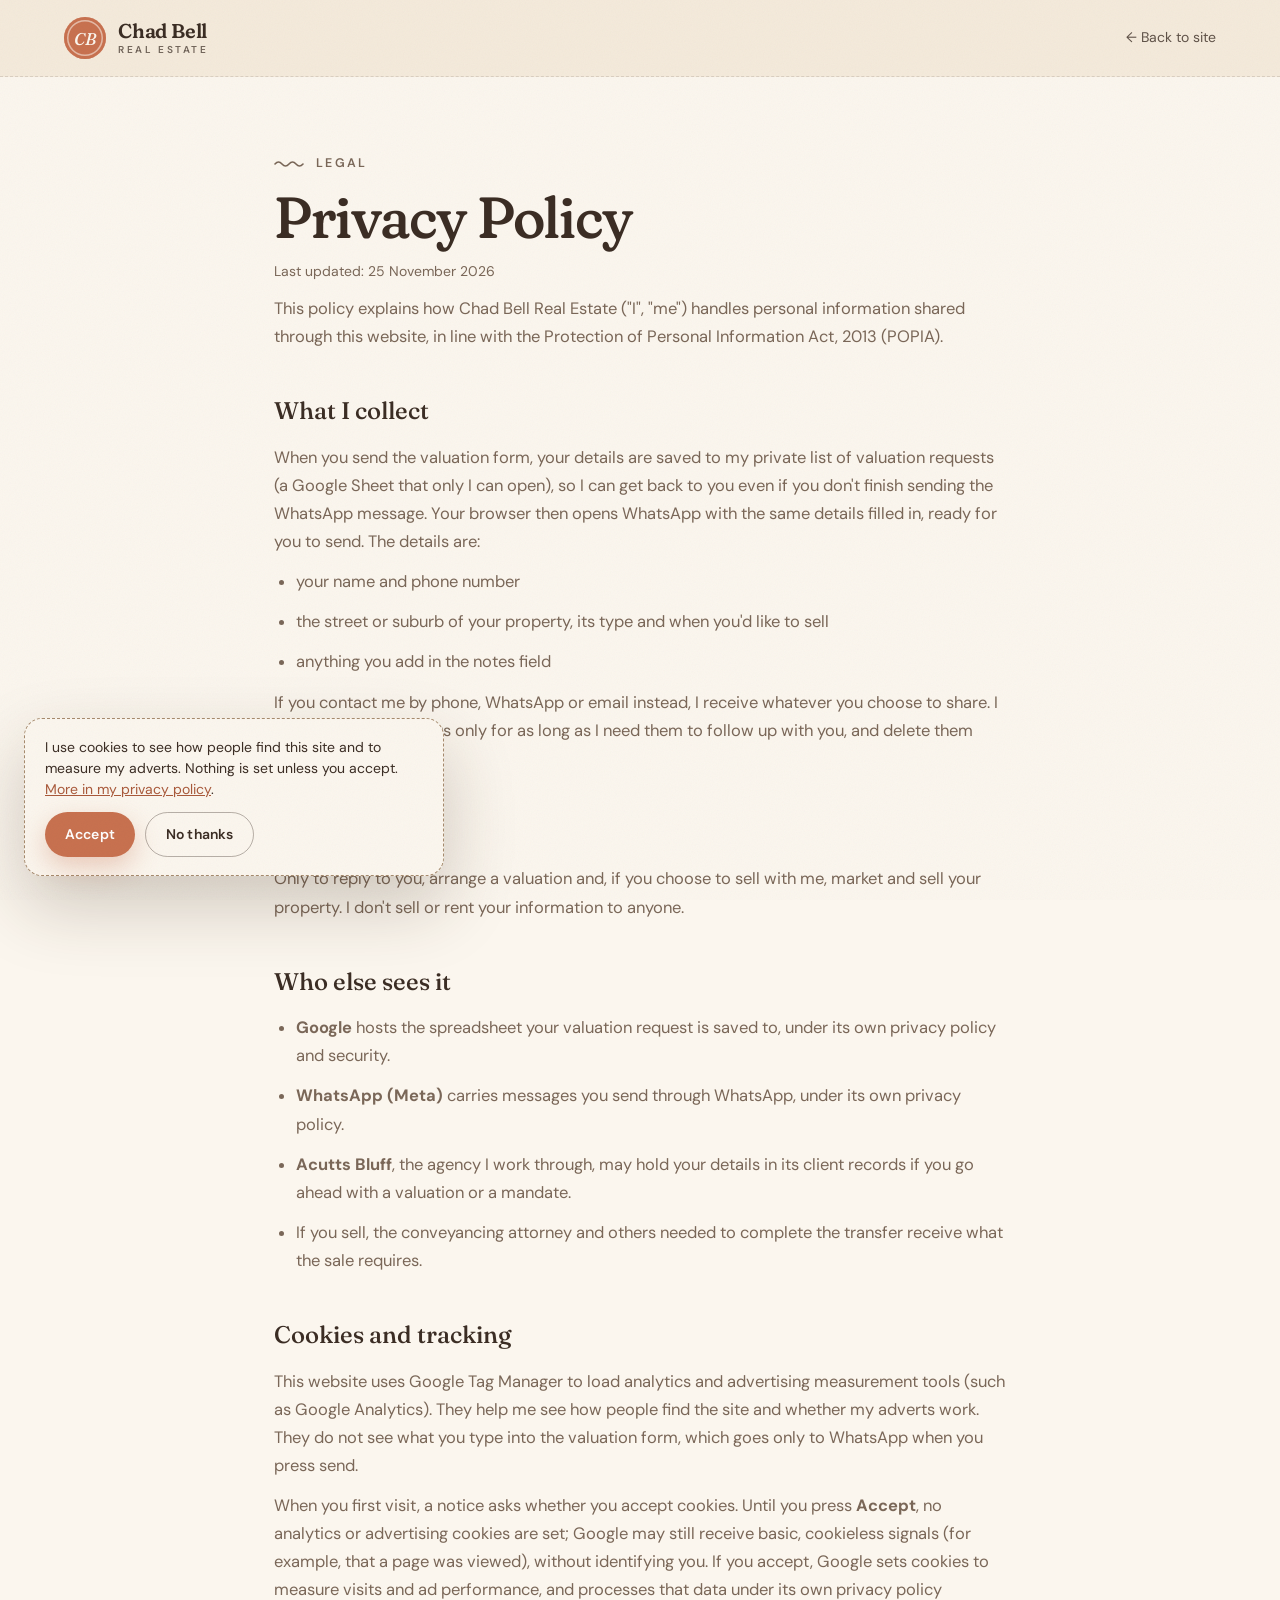
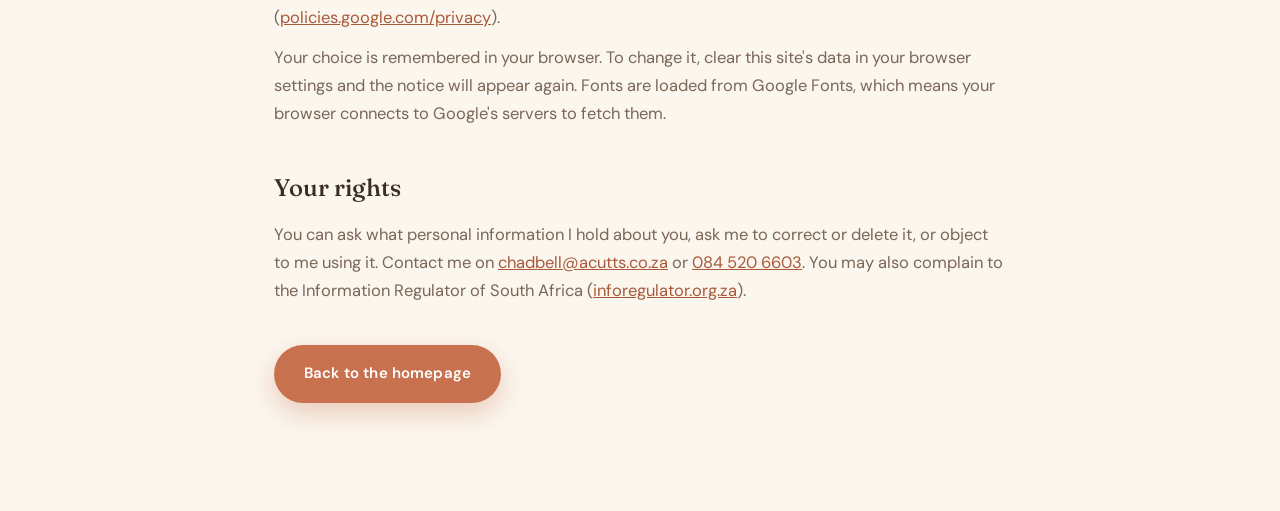
<file: privacy.html>
<!DOCTYPE html>
<html lang="en-ZA">
<head>
  <meta charset="UTF-8" />
  <meta name="viewport" content="width=device-width, initial-scale=1.0" />
  <!-- Google Tag Manager -->
  <script>
    window.dataLayer = window.dataLayer || [];
    function gtag(){dataLayer.push(arguments);}
    /* Consent Mode: no analytics/ad cookies until the visitor accepts (see js/consent.js) */
    gtag('consent', 'default', { analytics_storage: 'denied', ad_storage: 'denied', ad_user_data: 'denied', ad_personalization: 'denied' });
    try {
      if (localStorage.getItem('cb-cookies') === 'yes') {
        gtag('consent', 'update', { analytics_storage: 'granted', ad_storage: 'granted', ad_user_data: 'granted', ad_personalization: 'granted' });
      }
    } catch (e) {}
  </script>
  <script>(function(w,d,s,l,i){w[l]=w[l]||[];w[l].push({'gtm.start':
  new Date().getTime(),event:'gtm.js'});var f=d.getElementsByTagName(s)[0],
  j=d.createElement(s),dl=l!='dataLayer'?'&l='+l:'';j.async=true;j.src=
  'https://www.googletagmanager.com/gtm.js?id='+i+dl;f.parentNode.insertBefore(j,f);
  })(window,document,'script','dataLayer','GTM-WZKJT6NR');</script>
  <!-- End Google Tag Manager -->
  <title>Privacy Policy | Chad Bell Real Estate</title>
  <meta name="description" content="How Chad Bell Real Estate handles personal information shared through this website, in line with POPIA." />
  <link rel="canonical" href="https://www.chadbellrealestate.co.za/privacy" />
  <meta name="theme-color" content="#F7EFE3" />
  <meta property="og:title" content="Privacy Policy | Chad Bell Real Estate" />
  <meta property="og:type" content="website" />
  <meta property="og:url" content="https://www.chadbellrealestate.co.za/privacy" />
  <meta property="og:image" content="https://www.chadbellrealestate.co.za/og-image.jpg" />
  <link rel="icon" type="image/png" sizes="48x48" href="favicon-48.png" />
  <link rel="icon" type="image/png" sizes="192x192" href="favicon-192.png" />
  <link rel="apple-touch-icon" href="apple-touch-icon.png" />
  <link rel="preconnect" href="https://fonts.googleapis.com" />
  <link rel="preconnect" href="https://fonts.gstatic.com" crossorigin />
  <link href="https://fonts.googleapis.com/css2?family=Caveat:wght@500;600&family=DM+Sans:opsz,wght@9..40,400;9..40,500;9..40,600;9..40,700&family=Fraunces:ital,opsz,wght,SOFT@0,9..144,400..700,100;1,9..144,400..700,100&display=swap" rel="stylesheet" />
  <link rel="stylesheet" href="css/style.css?v=12" />
</head>
<body>
  <!-- Google Tag Manager (noscript) -->
  <noscript><iframe src="https://www.googletagmanager.com/ns.html?id=GTM-WZKJT6NR" height="0" width="0" style="display:none;visibility:hidden"></iframe></noscript>
  <!-- End Google Tag Manager (noscript) -->
  <header class="legal-header">
    <div class="container legal-header__inner">
      <a href="./" class="logo">
        <span class="logo__mark">CB</span>
        <span class="logo__text"><span class="logo__name">Chad Bell</span><span class="logo__sub">Real Estate</span></span>
      </a>
      <a href="./" class="legal-header__back">← Back to site</a>
    </div>
  </header>

  <main class="legal container">
    <p class="eyebrow">Legal</p>
    <h1 class="legal__title">Privacy Policy</h1>
    <p class="legal__updated">Last updated: 25 November 2026</p>

    <p>This policy explains how Chad Bell Real Estate ("I", "me") handles personal information shared through this website, in line with the Protection of Personal Information Act, 2013 (POPIA).</p>

    <h2>What I collect</h2>
    <p>When you send the valuation form, your details are saved to my private list of valuation requests (a Google Sheet that only I can open), so I can get back to you even if you don't finish sending the WhatsApp message. Your browser then opens WhatsApp with the same details filled in, ready for you to send. The details are:</p>
    <ul>
      <li>your name and phone number</li>
      <li>the street or suburb of your property, its type and when you'd like to sell</li>
      <li>anything you add in the notes field</li>
    </ul>
    <p>If you contact me by phone, WhatsApp or email instead, I receive whatever you choose to share. I keep valuation requests only for as long as I need them to follow up with you, and delete them when you ask.</p>

    <h2>How I use it</h2>
    <p>Only to reply to you, arrange a valuation and, if you choose to sell with me, market and sell your property. I don't sell or rent your information to anyone.</p>

    <h2>Who else sees it</h2>
    <ul>
      <li><strong>Google</strong> hosts the spreadsheet your valuation request is saved to, under its own privacy policy and security.</li>
      <li><strong>WhatsApp (Meta)</strong> carries messages you send through WhatsApp, under its own privacy policy.</li>
      <li><strong>Acutts Bluff</strong>, the agency I work through, may hold your details in its client records if you go ahead with a valuation or a mandate.</li>
      <li>If you sell, the conveyancing attorney and others needed to complete the transfer receive what the sale requires.</li>
    </ul>

    <h2 id="cookies">Cookies and tracking</h2>
    <p>This website uses Google Tag Manager to load analytics and advertising measurement tools (such as Google Analytics). They help me see how people find the site and whether my adverts work. They do not see what you type into the valuation form, which goes only to WhatsApp when you press send.</p>
    <p>When you first visit, a notice asks whether you accept cookies. Until you press <strong>Accept</strong>, no analytics or advertising cookies are set; Google may still receive basic, cookieless signals (for example, that a page was viewed), without identifying you. If you accept, Google sets cookies to measure visits and ad performance, and processes that data under its own privacy policy (<a href="https://policies.google.com/privacy" target="_blank" rel="noopener">policies.google.com/privacy</a>).</p>
    <p>Your choice is remembered in your browser. To change it, clear this site's data in your browser settings and the notice will appear again. Fonts are loaded from Google Fonts, which means your browser connects to Google's servers to fetch them.</p>

    <h2>Your rights</h2>
    <p>You can ask what personal information I hold about you, ask me to correct or delete it, or object to me using it. Contact me on <a href="mailto:chadbell@acutts.co.za">chadbell@acutts.co.za</a> or <a href="tel:+27845206603">084 520 6603</a>. You may also complain to the Information Regulator of South Africa (<a href="https://inforegulator.org.za" target="_blank" rel="noopener">inforegulator.org.za</a>).</p>

    <p class="legal__back"><a href="./" class="btn btn--primary">Back to the homepage</a></p>
  </main>
  <script src="js/consent.js"></script>
</body>
</html>
</file>
<file: css/style.css>
/* ============================================================
   CHAD BELL REAL ESTATE — style.css
   Look: boho coastal town. Sun-bleached sand and cream, terracotta,
   sea-glass and ocean teal; soft serif headings, handwritten notes,
   arches, wave dividers, swaying palm shadows.

   Alignment rules (mobile):
   1. Centre only short display text: eyebrows, section headings, intros
      of 2 lines or fewer, one-line notes/links, pill clusters, copyright.
   2. Left-align anything 3+ lines, and everything inside cards, lists,
      accordions, forms, contact details and footer columns.
   3. One alignment per group (heading + intro + CTA share an axis).
   4. Primary buttons go full width, so they need no alignment.
   5. Icons align with the text they belong to.
   6. Set alignment on the container or shared class, not per element.
   Motion lives in js/main.js and the keyframes below; everything is
   switched off under prefers-reduced-motion (bottom of this file).
   ============================================================ */

/* ── TOKENS ── */
:root {
  --cream:      #FBF6EE;
  --sand:       #F4EADB;
  --sand-deep:  #EBDCC4;
  --driftwood:  #A68A6D;
  --clay:       #C8714F;
  --clay-dark:  #A9593A;
  --sun:        #E3A945;
  --sun-light:  #F6D89A;
  --seaglass:   #9CC8BD;
  --sea:        #3E8A8A;
  --ocean:      #1F5257;
  --deep:       #163B3F;
  --text:       #3B2D24;
  --text-muted: #7A6758;
  --on-dark:    #F7EFE3;
  --on-dark-muted: #BCD3CD;
  --line:       rgba(59,45,36,.14);
  --line-dark:  rgba(247,239,227,.18);
  --white:      #FFFFFF;
  --radius-sm:  10px;
  --radius:     18px;
  --radius-lg:  30px;
  --shadow:     0 14px 34px rgba(91,62,40,.10);
  --shadow-lg:  0 30px 70px rgba(60,40,25,.22);
  --nav-h:      76px;
  --whatsapp:   #25D366;
  --container:  1200px;
  --ease:       cubic-bezier(.22,1,.36,1);
  --font-display: 'Fraunces', Georgia, serif;
  --font-hand:    'Caveat', 'Segoe Print', cursive;
  --font-body:    'DM Sans', system-ui, sans-serif;
  --grain: url("data:image/svg+xml,%3Csvg xmlns='http://www.w3.org/2000/svg' width='180' height='180'%3E%3Cfilter id='n'%3E%3CfeTurbulence type='fractalNoise' baseFrequency='.85' numOctaves='3' stitchTiles='stitch'/%3E%3C/filter%3E%3Crect width='100%25' height='100%25' filter='url(%23n)' opacity='.55'/%3E%3C/svg%3E");
  --wave-mark: url("data:image/svg+xml,%3Csvg xmlns='http://www.w3.org/2000/svg' viewBox='0 0 30 8'%3E%3Cpath d='M1 4 q3.5 -4 7 0 t7 0 t7 0 t7 0' fill='none' stroke='black' stroke-width='1.6' stroke-linecap='round'/%3E%3C/svg%3E");
}

/* ── RESET ── */
*, *::before, *::after { box-sizing: border-box; margin: 0; padding: 0; }
html { scroll-behavior: smooth; }
body {
  font-family: var(--font-body);
  font-size: 16.5px;
  line-height: 1.7;
  color: var(--text);
  background: var(--cream);
  overflow-x: hidden;
  -webkit-font-smoothing: antialiased;
}
/* Paper grain over the whole page */
body::after {
  content: ''; position: fixed; inset: 0; z-index: 300; pointer-events: none;
  background-image: var(--grain); opacity: .09; mix-blend-mode: multiply;
}
img    { max-width: 100%; display: block; }
a      { color: inherit; text-decoration: none; }
ul, ol { list-style: none; }
button { cursor: pointer; border: none; background: none; font: inherit; color: inherit; }
input, select, textarea { font: inherit; color: inherit; }
:focus-visible { outline: 2px solid var(--clay); outline-offset: 3px; border-radius: var(--radius-sm); }
::selection { background: var(--seaglass); color: var(--deep); }

/* ── LAYOUT ── */
.container { max-width: var(--container); margin: 0 auto; padding: 0 24px; }
.section        { padding: 130px 0; position: relative; }
.section--sand  { background: var(--cream); }
.section--deep  { background: var(--sand); }
.section--ocean { background: var(--ocean); color: var(--on-dark); }

/* Wave dividers: sit on top of a section, painted in that section's colour */
.wave-top {
  position: absolute; left: 0; top: -59px; width: 100%; height: 60px; z-index: 2;
  fill: var(--cream); pointer-events: none;
}
.section--deep  > .wave-top { fill: var(--sand); }
.section--ocean > .wave-top { fill: var(--ocean); }
.award          > .wave-top { fill: var(--sand-deep); }
.footer         > .wave-top { fill: var(--deep); }

/* ── TYPE ── */
.eyebrow {
  display: inline-flex; align-items: center; gap: 12px;
  font-size: 12.5px; font-weight: 600; letter-spacing: .18em; text-transform: uppercase;
  color: var(--clay);
  margin-bottom: 18px;
}
.eyebrow::before {
  content: ''; width: 30px; height: 8px; background: currentColor;
  -webkit-mask: var(--wave-mark) center / contain no-repeat; mask: var(--wave-mark) center / contain no-repeat;
}
.section--ocean .eyebrow { color: var(--sun-light); }

.section__heading {
  font-family: var(--font-display);
  font-variation-settings: 'SOFT' 100;
  font-size: clamp(34px, 4.2vw, 56px);
  font-weight: 500;
  line-height: 1.08;
  letter-spacing: -.02em;
  color: var(--text);
  margin-bottom: 20px;
  text-wrap: balance;
}
.section__heading em { font-style: italic; font-weight: 400; color: var(--clay); }
.section--ocean .section__heading { color: var(--on-dark); }
.section--ocean .section__heading em { color: var(--sun-light); }
.section__sub { font-size: 18px; color: var(--text-muted); max-width: 560px; }
.section--ocean .section__sub { color: var(--on-dark-muted); }
.section__header { max-width: 760px; margin-bottom: 64px; }

/* ── BUTTONS ── */
.btn {
  display: inline-flex; align-items: center; justify-content: center; gap: 10px;
  padding: 16px 30px;
  border-radius: 999px;
  font-weight: 600; font-size: 15px; letter-spacing: .01em;
  text-align: center;
  transition: background .3s var(--ease), color .3s var(--ease), box-shadow .3s var(--ease), transform .3s var(--ease), border-color .3s;
  will-change: transform;
}
.btn svg { flex-shrink: 0; transition: transform .3s var(--ease); }
.btn:hover svg.arrow { transform: translateX(4px); }
.btn--primary { background: var(--clay); color: var(--white); box-shadow: 0 10px 26px rgba(200,113,79,.32); }
.btn--primary:hover { background: var(--clay-dark); box-shadow: 0 14px 34px rgba(200,113,79,.45); }
.btn--ghost { border: 1.5px solid rgba(59,45,36,.35); color: var(--text); }
.btn--ghost:hover { background: var(--text); color: var(--cream); border-color: var(--text); }
.section--ocean .btn--ghost { color: var(--on-dark); border-color: var(--line-dark); }
.btn--wa { background: var(--whatsapp); color: #06351A; }
.btn--wa:hover { background: #1FBF5B; }
.btn--sm { padding: 11px 20px; font-size: 14px; }

/* ── NAV ── */
.nav {
  position: fixed; inset: 0 0 auto 0; z-index: 100;
  height: var(--nav-h);
  transition: background .4s var(--ease), box-shadow .4s var(--ease), transform .4s var(--ease);
  color: var(--text);
}
.nav.scrolled { background: rgba(251,246,238,.86); backdrop-filter: blur(14px); -webkit-backdrop-filter: blur(14px); box-shadow: 0 1px 0 var(--line); }
.nav.hide { transform: translateY(-100%); }
.nav__inner {
  max-width: var(--container); margin: 0 auto; padding: 0 24px;
  height: 100%; display: flex; align-items: center; justify-content: space-between; gap: 24px;
}
.logo { display: inline-flex; align-items: center; gap: 12px; line-height: 1; }
.logo__mark {
  width: 42px; height: 42px; border-radius: 50%;
  display: grid; place-items: center;
  background: var(--clay); color: var(--cream);
  font-family: var(--font-display); font-style: italic; font-weight: 500; font-size: 17px;
  box-shadow: inset 0 0 0 3px var(--clay), inset 0 0 0 4.5px rgba(251,246,238,.55);
}
.logo__text { display: flex; flex-direction: column; gap: 4px; }
.logo__name { font-family: var(--font-display); font-variation-settings: 'SOFT' 100; font-weight: 600; font-size: 20px; letter-spacing: -.01em; }
.logo__sub  { font-size: 10px; font-weight: 600; letter-spacing: .26em; text-transform: uppercase; opacity: .7; }
.nav__links { display: flex; align-items: center; gap: 30px; font-size: 14.5px; font-weight: 500; }
.nav__links a:not(.btn) { position: relative; opacity: .85; transition: opacity .2s; }
.nav__links a:not(.btn)::after {
  content: ''; position: absolute; left: 0; bottom: -8px; height: 6px; width: 100%;
  background: var(--clay);
  -webkit-mask: var(--wave-mark) left center / 30px 6px repeat-x; mask: var(--wave-mark) left center / 30px 6px repeat-x;
  transform: scaleX(0); transform-origin: right; transition: transform .35s var(--ease);
}
.nav__links a:not(.btn):hover, .nav__links a.active { opacity: 1; }
.nav__links a:not(.btn):hover::after, .nav__links a.active::after { transform: scaleX(1); transform-origin: left; }
.nav__toggle { display: none; width: 44px; height: 44px; position: relative; }
.nav__toggle span {
  position: absolute; left: 11px; width: 22px; height: 2px; background: currentColor; border-radius: 2px;
  transition: transform .3s var(--ease), opacity .2s;
}
.nav__toggle span:nth-child(1) { top: 15px; }
.nav__toggle span:nth-child(2) { top: 21px; }
.nav__toggle span:nth-child(3) { top: 27px; }
.nav__toggle[aria-expanded="true"] span:nth-child(1) { transform: translateY(6px) rotate(45deg); }
.nav__toggle[aria-expanded="true"] span:nth-child(2) { opacity: 0; }
.nav__toggle[aria-expanded="true"] span:nth-child(3) { transform: translateY(-6px) rotate(-45deg); }

/* ── HERO ── */
.hero {
  position: relative; overflow-x: clip;
  min-height: 100vh; min-height: 100svh;
  background: linear-gradient(180deg, #FAEBD7 0%, var(--cream) 70%);
  display: flex; align-items: center;
  padding: calc(var(--nav-h) + 40px) 0 150px;
}
.hero__sun {
  position: absolute; right: 6%; top: 8%; width: 620px; height: 620px; border-radius: 50%; pointer-events: none;
  background: radial-gradient(circle, rgba(246,216,154,.7), rgba(246,216,154,0) 65%);
  animation: breathe 9s ease-in-out infinite alternate;
}
@keyframes breathe { to { transform: scale(1.12) translateY(-10px); } }
/* Palm frond shadows swaying in the breeze */
.frond { position: absolute; pointer-events: none; color: var(--sea); opacity: .1; }
.frond--a { width: 520px; left: -140px; top: -80px; transform-origin: 2% 98%; animation: sway 7s ease-in-out infinite alternate; }
.frond--b { width: 380px; left: -120px; top: 120px; transform-origin: 2% 98%; animation: sway2 9s ease-in-out infinite alternate; opacity: .07; }
@keyframes sway  { from { transform: rotate(-4deg); } to { transform: rotate(3deg); } }
@keyframes sway2 { from { transform: rotate(30deg); } to { transform: rotate(38deg); } }

.hero__inner {
  position: relative; z-index: 2;
  display: grid; grid-template-columns: 1.15fr .85fr; gap: 64px; align-items: center;
}
.hero__heading {
  font-family: var(--font-display);
  font-variation-settings: 'SOFT' 100;
  font-size: clamp(44px, 6vw, 88px);
  font-weight: 500; line-height: 1.02; letter-spacing: -.025em;
  color: var(--text);
  margin-bottom: 30px;
}
.hero__heading em { position: relative; display: inline-block; font-style: italic; font-weight: 400; color: var(--clay); padding-bottom: .16em; }
.squiggle { position: absolute; left: 0; bottom: 0; width: 100%; height: .22em; overflow: visible; }
.squiggle path { fill: none; stroke: var(--sun); stroke-width: 5; stroke-linecap: round; stroke-dasharray: 1; stroke-dashoffset: 0; vector-effect: non-scaling-stroke; }
.is-split .squiggle path { stroke-dashoffset: 1; }
.is-split.visible .squiggle path { animation: draw 1.1s 1.3s var(--ease) forwards; }
@keyframes draw { to { stroke-dashoffset: 0; } }
/* Word-by-word entrance (spans added by main.js) */
.split-word { display: inline-block; overflow: hidden; vertical-align: bottom; padding-bottom: .08em; margin-bottom: -.08em; }
.split-word > span { display: inline-block; transform: translateY(110%); transition: transform 1s var(--ease); }
.is-split.visible .split-word > span { transform: translateY(0); }
.hero__sub { font-size: clamp(17px, 1.4vw, 19px); color: var(--text-muted); max-width: 560px; margin-bottom: 38px; }
.hero__sub strong { color: var(--text); font-weight: 600; }
.hero__actions { display: flex; flex-wrap: wrap; gap: 14px; margin-bottom: 40px; }
.hero__proof { display: flex; flex-wrap: wrap; gap: 12px 28px; font-size: 14px; color: var(--text-muted); }
.hero__proof li { display: flex; align-items: center; gap: 10px; }
.hero__proof svg { color: var(--sun); flex-shrink: 0; }

/* Hero visual: arched window onto the beach, a phone reel and the award seal */
.hero__visual { position: relative; display: flex; justify-content: center; perspective: 1200px; padding: 20px 0 40px; }
.arch {
  position: relative; width: min(400px, 100%); aspect-ratio: 400 / 520;
  border-radius: 999px 999px 26px 26px; overflow: hidden;
  box-shadow: var(--shadow-lg), 0 0 0 10px var(--cream), 0 0 0 11.5px rgba(166,138,109,.35);
  transition: transform .7s var(--ease);
  transform-style: preserve-3d;
}
.beach { display: block; width: 100%; height: 100%; }
.beach__sun { animation: sunrise 10s ease-in-out infinite alternate; transform-box: fill-box; transform-origin: center; }
@keyframes sunrise { from { transform: translateY(26px) scale(.95); } to { transform: translateY(-12px) scale(1.04); } }
.beach__birds { animation: birds 22s linear infinite; }
@keyframes birds { from { transform: translate(-60px, 150px); } to { transform: translate(460px, 70px); } }
.beach__wave { animation: swell 8s linear infinite; }
.beach__wave--2 { animation-duration: 11s; animation-direction: reverse; }
.beach__wave--3 { animation-duration: 6s; }
@keyframes swell { from { transform: translateX(0); } to { transform: translateX(-100px); } }
.beach__shore { animation: wash 5s ease-in-out infinite alternate; }
@keyframes wash { from { transform: translateY(6px); } to { transform: translateY(-4px); } }
.arch__note {
  position: absolute; left: 0; right: 0; top: 18%; text-align: center;
  font-family: var(--font-hand); font-size: 26px; color: #8A5A40; opacity: .8;
}
/* Acutts SOLD board planted in the sand; the SOLD strip stamps on once */
/* Cartoon Chad waves */
.beach__wave-arm { transform-box: view-box; transform-origin: 228px 334px; animation: wave-hi 2.4s ease-in-out infinite; }
@keyframes wave-hi { 0%, 55%, 100% { transform: rotate(0deg); } 65% { transform: rotate(-12deg); } 75% { transform: rotate(6deg); } 85% { transform: rotate(-10deg); } }
.beach__board { transform-box: fill-box; transform-origin: 50% 100%; transform: rotate(-4deg); }
.beach__sold { animation: stamp .6s 1.6s var(--ease) both; transform-box: fill-box; transform-origin: center; }
@keyframes stamp { from { opacity: 0; scale: 1.8; } to { opacity: 1; scale: 1; } }


.phone {
  position: relative; width: 250px; aspect-ratio: 9 / 18.5;
  border-radius: 40px; padding: 10px;
  background: linear-gradient(145deg, #5B4636, #2E221B);
  box-shadow: var(--shadow-lg), inset 0 0 0 1px rgba(255,255,255,.1);
}
.hero__visual .phone {
  position: absolute; left: -50px; bottom: 0; width: 170px; z-index: 4;
  border-radius: 30px; padding: 7px;
  transform: rotate(-7deg);
  animation: bob 6s ease-in-out infinite alternate;
}
.hero__visual .phone .phone__screen { border-radius: 24px; }
@keyframes bob { from { transform: rotate(-7deg) translateY(0); } to { transform: rotate(-5deg) translateY(-12px); } }
.phone__screen { position: relative; height: 100%; border-radius: 32px; overflow: hidden; background: var(--ocean); color: var(--white); }
.phone__notch { position: absolute; top: 8px; left: 50%; transform: translateX(-50%); width: 36%; height: 16px; border-radius: 20px; background: #1A120D; z-index: 5; }
.reel { position: absolute; inset: 0; }
/* Instagram-style stories: Chad's photos (images/story-*.jpg), advanced by
   js/main.js. Each slide slowly pans across its photo while it's showing. */
.reel__slides { position: absolute; inset: 0; }
.reel__slides img {
  position: absolute; inset: 0; width: 100%; height: 100%; object-fit: cover;
  opacity: 0; transition: opacity .5s ease;
}
.reel__slides img.is-active { opacity: 1; animation: storypan 5s linear both; }
.reel__slides img:nth-child(even).is-active { animation-name: storypan-rev; }
@keyframes storypan     { from { object-position: 0% 50%;   transform: scale(1.06); } to { object-position: 100% 50%; transform: scale(1); } }
@keyframes storypan-rev { from { object-position: 100% 50%; transform: scale(1); }    to { object-position: 0% 50%;   transform: scale(1.06); } }
.reel__shade {
  position: absolute; inset: 0; pointer-events: none;
  background: linear-gradient(180deg, rgba(22,59,63,.5) 0%, rgba(22,59,63,0) 26%, rgba(22,59,63,0) 58%, rgba(22,59,63,.8) 100%);
}
.reel__progress { position: absolute; top: 30px; left: 10px; right: 10px; display: flex; gap: 3px; z-index: 4; }
.reel__progress span { flex: 1; height: 2.5px; border-radius: 3px; background: rgba(255,255,255,.35); overflow: hidden; }
.reel__progress span::after { content: ''; display: block; height: 100%; width: 100%; background: var(--white); transform: scaleX(0); transform-origin: left; }
.reel__progress span.is-done::after { transform: scaleX(1); }
.reel__progress span.is-active::after { animation: story 5s linear forwards; }
@keyframes story { to { transform: scaleX(1); } }
.reel__tag { position: absolute; top: 40px; left: 10px; z-index: 4; display: flex; align-items: center; gap: 6px; font-size: 9.5px; font-weight: 600; }
.reel__tag i { width: 20px; height: 20px; border-radius: 50%; background: var(--clay); display: grid; place-items: center; font-style: italic; font-family: var(--font-display); font-size: 8.5px; }
.reel__caption { position: absolute; left: 12px; right: 40px; bottom: 18px; z-index: 4; }
.reel__caption strong { display: block; font-family: var(--font-display); font-weight: 600; font-size: 16px; line-height: 1.05; margin-bottom: 4px; }
.reel__caption span { font-size: 9.5px; opacity: .9; }
.reel__actions { position: absolute; right: 8px; bottom: 18px; z-index: 4; display: flex; flex-direction: column; gap: 10px; align-items: center; font-size: 9px; font-weight: 600; }
.reel__actions div { display: flex; flex-direction: column; align-items: center; gap: 1px; }
.hearts { position: absolute; right: 12px; bottom: 90px; width: 24px; height: 160px; z-index: 4; pointer-events: none; }
.hearts span { position: absolute; bottom: 0; left: 0; color: var(--sun-light); opacity: 0; animation: heart 4s ease-out infinite; font-size: 14px; }
.hearts span:nth-child(2) { animation-delay: 1.1s; left: 6px; color: var(--white); }
.hearts span:nth-child(3) { animation-delay: 2.2s; left: -4px; color: #FFB79B; }
.hearts span:nth-child(4) { animation-delay: 3.1s; left: 3px; }
@keyframes heart {
  0%   { transform: translate(0,0) scale(.6); opacity: 0; }
  15%  { opacity: 1; }
  100% { transform: translate(-14px,-150px) scale(1.2); opacity: 0; }
}
.hero__note {
  position: absolute; left: -130px; bottom: 390px; z-index: 5;
  display: flex; flex-direction: column; align-items: flex-end;
  font-family: var(--font-hand); font-size: 22px; line-height: 1.1; color: var(--clay-dark);
  transform: rotate(-6deg); max-width: 150px; text-align: right;
}
.hero__note svg { width: 54px; height: 36px; margin-top: 4px; transform: scaleX(-1) rotate(-30deg); }

/* Sunburst award seal */
.seal {
  position: absolute; z-index: 6; right: -14px; top: 0;
  width: 142px; height: 142px; border-radius: 50%;
  display: grid; place-items: center; color: var(--text);
}
.seal::before {
  content: ''; position: absolute; inset: 0; border-radius: 50%;
  background: repeating-conic-gradient(from 0deg, var(--sun) 0deg 6deg, var(--sun-light) 6deg 12deg);
  -webkit-mask: radial-gradient(circle, #000 64%, transparent 65%); mask: radial-gradient(circle, #000 64%, transparent 65%);
  animation: spin 40s linear infinite;
}
.seal::after { content: ''; position: absolute; inset: 18px; border-radius: 50%; background: var(--sun); box-shadow: 0 14px 30px rgba(227,169,69,.4); }
.seal svg.seal__ring { position: absolute; inset: 18px; width: calc(100% - 36px); height: calc(100% - 36px); z-index: 1; animation: spin 20s linear infinite reverse; }
.seal__ring text { font-family: var(--font-body); font-size: 12px; font-weight: 700; letter-spacing: .06em; text-transform: uppercase; fill: var(--text); }
.seal__core { position: relative; z-index: 1; text-align: center; line-height: 1; }
.seal__core strong { display: block; font-family: var(--font-display); font-style: italic; font-weight: 600; font-size: 24px; }
.seal__core span { font-size: 7.5px; font-weight: 700; letter-spacing: .14em; text-transform: uppercase; }
@keyframes spin { to { transform: rotate(360deg); } }

/* Bottom edge of the hero: a gentle wave into the next section */
.wave-edge { position: absolute; left: 0; bottom: -1px; width: 100%; height: 70px; fill: var(--cream); z-index: 1; }

/* ── MARQUEE ── */
.marquee {
  position: relative; z-index: 5; overflow: hidden;
  background: var(--clay); color: var(--cream);
  padding: 16px 0; margin-top: -40px;
  transform: rotate(-1.5deg) scale(1.03);
  box-shadow: 0 16px 34px rgba(140,70,40,.2);
}
.marquee__track { display: flex; width: max-content; animation: marquee 42s linear infinite; }
.marquee__group { display: flex; align-items: center; flex-shrink: 0; }
.marquee__group span {
  display: inline-flex; align-items: center; gap: 30px; padding-right: 30px;
  font-family: var(--font-display); font-style: italic; font-weight: 400; font-size: clamp(20px, 2.2vw, 28px); white-space: nowrap;
}
.marquee__group span::after { content: '☼'; font-style: normal; font-size: .85em; color: var(--sun-light); }
@keyframes marquee { to { transform: translateX(-50%); } }

/* ── STATS ── */
.stats { padding: 120px 0 90px; }
.stats__grid { display: grid; grid-template-columns: repeat(4, 1fr); border-top: 1.5px dashed var(--line); }
.stat { padding: 36px 28px 8px 0; border-right: 1.5px dashed var(--line); }
.stat + .stat { padding-left: 28px; }
.stat:last-child { border-right: none; }
.stat__num {
  font-family: var(--font-display); font-variation-settings: 'SOFT' 100; font-weight: 500; letter-spacing: -.03em; line-height: 1;
  font-size: clamp(54px, 5.6vw, 84px); color: var(--text); margin-bottom: 14px;
  display: flex; align-items: baseline; gap: 4px;
}
.stat__num small { font-size: .38em; font-style: italic; color: var(--clay); letter-spacing: 0; }
.stat__num--word { font-style: italic; color: var(--sea); font-size: clamp(40px, 4vw, 58px); padding-top: 14px; padding-bottom: 12px; }
.stat__label { font-size: 15px; color: var(--text-muted); max-width: 230px; }
.stat__label strong { color: var(--text); font-weight: 600; }

/* ── STATEMENT (words light up as you scroll) ── */
.statement { padding: 40px 0 150px; }
.statement__text {
  font-family: var(--font-display); font-variation-settings: 'SOFT' 100; font-weight: 400; letter-spacing: -.015em; line-height: 1.2;
  font-size: clamp(30px, 3.8vw, 54px); color: var(--text); max-width: 1080px;
}
.statement__text em { font-style: italic; color: var(--clay); }
.statement__text .w { opacity: .16; transition: opacity .4s ease; }
.statement__text .w.on { opacity: 1; }
.statement__by { margin-top: 28px; display: flex; align-items: center; gap: 16px; font-size: 15px; color: var(--text-muted); }
.signature { font-family: var(--font-hand); font-size: 36px; color: var(--clay); line-height: 1; transform: rotate(-4deg); }

/* ── WHY (sticky heading + cards) ── */
.why__grid { display: grid; grid-template-columns: .9fr 1.1fr; gap: 72px; align-items: start; }
.why__sticky { position: sticky; top: calc(var(--nav-h) + 40px); }
.why__cards { display: grid; gap: 22px; }
.why-card {
  position: relative; overflow: hidden;
  background: var(--cream); border-radius: var(--radius-lg); padding: 38px 40px 34px;
  border: 1px solid rgba(166,138,109,.25);
  display: grid; grid-template-columns: 64px 1fr; gap: 6px 24px; align-items: start;
  transition: transform .5s var(--ease), box-shadow .5s var(--ease), border-color .5s;
}
.why-card::before {
  content: ''; position: absolute; inset: 0; z-index: 0; opacity: 0;
  background: radial-gradient(380px circle at var(--mx, 50%) var(--my, 50%), rgba(246,216,154,.45), transparent 60%);
  transition: opacity .4s;
}
.why-card:hover { transform: translateY(-6px) rotate(-.4deg); box-shadow: var(--shadow); border-color: rgba(200,113,79,.4); }
.why-card:hover::before { opacity: 1; }
.why-card > * { position: relative; z-index: 1; }
/* Arch-shaped icon badge */
.why-card__icon {
  grid-row: span 2;
  width: 64px; height: 78px; border-radius: 999px 999px 12px 12px;
  display: grid; place-items: center; padding-top: 8px;
  background: var(--sand-deep); color: var(--clay-dark);
  transition: background .4s, color .4s, transform .5s var(--ease);
}
.why-card:nth-child(2) .why-card__icon { background: #F6E3B9; color: #9A6B14; }
.why-card:nth-child(3) .why-card__icon { background: #F3D3C4; color: var(--clay-dark); }
.why-card:nth-child(4) .why-card__icon { background: #D6E9E3; color: var(--sea); }
.why-card:hover .why-card__icon { transform: translateY(-4px) rotate(-4deg); }
.why-card h3 { font-family: var(--font-display); font-variation-settings: 'SOFT' 100; font-size: 25px; font-weight: 600; line-height: 1.2; color: var(--text); }
.why-card p { color: var(--text-muted); }

/* ── MARKETING (ocean, phones) ── */
.marketing { overflow-x: clip; }
.marketing__bg-word {
  position: absolute; top: 80px; left: 0; white-space: nowrap; pointer-events: none;
  font-family: var(--font-display); font-style: italic; font-weight: 400; line-height: 1;
  font-size: clamp(120px, 17vw, 250px);
  color: transparent; -webkit-text-stroke: 1px rgba(156,200,189,.18);
  will-change: transform;
}
.marketing__grid { position: relative; display: grid; grid-template-columns: 1fr 1fr; gap: 72px; align-items: center; }
.marketing__phones { position: relative; height: 600px; }
.marketing__phones .phone { position: absolute; width: 210px; }
.marketing__phones .phone:nth-child(1) { left: 0;   top: 80px;  transform: rotate(-8deg); }
.marketing__phones .phone:nth-child(2) { left: calc(50% - 105px); top: 0; z-index: 2; }
.marketing__phones .phone:nth-child(3) { right: 0;  top: 110px; transform: rotate(8deg); }
.mini-screen { position: absolute; inset: 0; display: flex; flex-direction: column; justify-content: flex-end; padding: 22px 18px; color: var(--white); }
.mini-screen--a { background: linear-gradient(165deg, var(--seaglass), var(--sea) 60%, var(--deep)); }
.mini-screen--b { background: linear-gradient(180deg, #F2C59A, var(--clay) 55%, #7A3E28); }
.mini-screen--c { background: linear-gradient(200deg, var(--sun-light), var(--sun) 45%, #8F6420); }
.mini-screen__icon { width: 54px; height: 64px; border-radius: 999px 999px 10px 10px; background: rgba(255,255,255,.2); display: grid; place-items: center; margin-bottom: auto; margin-top: 40px; }
/* Chad's reels play on the three phones (videos/reel-*.mp4, started by js/main.js
   when the section scrolls into view); the shade keeps the caption readable */
.marketing__phones .phone__screen { cursor: pointer; }
.mini-screen__video { position: absolute; inset: 0; width: 100%; height: 100%; object-fit: cover; z-index: 0; }
.mini-screen::before { content: ''; position: absolute; inset: 0; z-index: 1; pointer-events: none;
  background: linear-gradient(180deg, rgba(22,59,63,.35) 0%, rgba(22,59,63,0) 22%, rgba(22,59,63,0) 52%, rgba(22,59,63,.85) 100%); }
.mini-screen > :not(video) { position: relative; z-index: 2; }
.mini-screen__video + strong { margin-top: auto; }
.mini-screen strong { font-family: var(--font-display); font-weight: 600; font-size: 21px; line-height: 1.1; display: block; margin-bottom: 6px; }
.mini-screen span { font-size: 12px; opacity: .9; }
.mini-screen__bar { height: 3px; border-radius: 3px; background: rgba(255,255,255,.3); margin-top: 16px; overflow: hidden; }
.mini-screen__bar::after { content: ''; display: block; height: 100%; background: var(--white); transform: scaleX(var(--progress, 0)); transform-origin: left; }
.feature-list { display: grid; gap: 4px; margin-top: 40px; }
.feature {
  display: grid; grid-template-columns: 48px 1fr; gap: 18px; align-items: start;
  padding: 22px 0; border-top: 1px dashed var(--line-dark);
}
.feature:last-child { border-bottom: 1px dashed var(--line-dark); }
.feature__icon { width: 48px; height: 48px; border-radius: 50%; display: grid; place-items: center; background: rgba(246,216,154,.14); color: var(--sun-light); transition: background .3s, color .3s, transform .4s var(--ease); }
.feature:hover .feature__icon { background: var(--sun); color: var(--deep); transform: rotate(-10deg) scale(1.06); }
.feature h3 { font-family: var(--font-display); font-size: 21px; font-weight: 500; color: var(--on-dark); margin-bottom: 4px; line-height: 1.3; }
.feature p { color: var(--on-dark-muted); font-size: 15px; }

/* ── AWARD (sunburst) ── */
.award { overflow-x: clip; background: var(--sand-deep); }
.award__inner { display: grid; grid-template-columns: auto 1fr; gap: 80px; align-items: center; }
.award__medal { position: relative; width: 340px; height: 340px; display: grid; place-items: center; }
.award__medal::before {
  content: ''; position: absolute; inset: 0; border-radius: 50%;
  background: repeating-conic-gradient(from 0deg, var(--sun) 0deg 5deg, transparent 5deg 10deg);
  -webkit-mask: radial-gradient(circle, transparent 54%, #000 55%, #000 70%, transparent 71%); mask: radial-gradient(circle, transparent 54%, #000 55%, #000 70%, transparent 71%);
  animation: spin 50s linear infinite;
}
.award__medal-core {
  position: relative; width: 66%; height: 66%; border-radius: 50%; background: var(--clay); color: var(--cream);
  display: grid; place-items: center; text-align: center;
  box-shadow: 0 30px 60px rgba(169,89,58,.35), inset 0 0 0 8px rgba(251,246,238,.15);
  animation: breathe 6s ease-in-out infinite alternate;
}
.award__medal-core svg { color: var(--sun-light); margin: 0 auto 8px; }
.award__medal-core strong { display: block; font-family: var(--font-display); font-style: italic; font-weight: 500; font-size: 56px; line-height: .9; }
.award__medal-core span { display: block; font-size: 10.5px; font-weight: 700; letter-spacing: .2em; text-transform: uppercase; color: var(--sun-light); margin-top: 10px; }
.award__body p:not(.eyebrow) { font-size: 18px; color: var(--text-muted); max-width: 560px; margin-bottom: 18px; }
.award__body p strong { color: var(--text); }

/* ── PROCESS (line draws as you scroll) ── */
.process__list { position: relative; max-width: 860px; margin: 0 auto; }
.process__line { position: absolute; left: 31px; top: 10px; bottom: 10px; width: 2px; background: repeating-linear-gradient(var(--line) 0 6px, transparent 6px 12px); }
.process__line span { position: absolute; inset: 0; background: linear-gradient(var(--clay), var(--sun)); transform-origin: top; transform: scaleY(var(--progress, 0)); }
.step { position: relative; display: grid; grid-template-columns: 64px 1fr; gap: 32px; padding: 0 0 56px; }
.step:last-child { padding-bottom: 0; }
.step__dot {
  width: 64px; height: 64px; border-radius: 50%;
  display: grid; place-items: center;
  background: var(--cream); border: 1.5px solid var(--line);
  font-family: var(--font-display); font-style: italic; font-weight: 500; font-size: 20px; color: var(--text-muted);
  transition: background .5s var(--ease), border-color .5s, color .5s, transform .5s var(--ease), box-shadow .5s;
  position: relative; z-index: 1;
}
.step.lit .step__dot { background: var(--sun); border-color: var(--sun); color: var(--text); transform: scale(1.06); box-shadow: 0 0 0 8px rgba(227,169,69,.18), 0 0 0 16px rgba(227,169,69,.08); }
.step h3 { font-family: var(--font-display); font-variation-settings: 'SOFT' 100; font-size: clamp(24px, 2.4vw, 30px); font-weight: 500; color: var(--text); line-height: 1.2; margin: 12px 0 10px; }
.step p { color: var(--text-muted); max-width: 620px; }

/* ── AREAS ── */
.areas { overflow-x: clip; }
.areas__ticker {
  font-family: var(--font-display); font-weight: 500; letter-spacing: -.02em; line-height: 1;
  font-size: clamp(80px, 13vw, 200px); white-space: nowrap; color: var(--on-dark);
  margin-bottom: 64px; will-change: transform;
}
.areas__ticker em { font-style: italic; font-weight: 400; color: var(--sun-light); }
.areas__ticker .outline { color: transparent; -webkit-text-stroke: 1.5px rgba(156,200,189,.45); font-style: italic; }
.areas__grid { display: grid; grid-template-columns: 1fr 1.2fr; gap: 72px; align-items: start; }
.pills { display: flex; flex-wrap: wrap; gap: 12px; }
.pill {
  padding: 12px 22px; border-radius: 999px; border: 1px solid var(--line-dark);
  font-weight: 500; font-size: 15px; color: var(--on-dark); background: rgba(247,239,227,.04);
  transition: background .3s, color .3s, border-color .3s, transform .3s var(--ease);
}
.pill:hover { background: var(--sun-light); color: var(--deep); border-color: var(--sun-light); transform: translateY(-3px) rotate(-2deg); }

/* ── FAQ ── */
.faq__grid { display: grid; grid-template-columns: .8fr 1.2fr; gap: 72px; align-items: start; }
.faq__list { border-top: 1.5px dashed var(--line); }
.faq__item { border-bottom: 1.5px dashed var(--line); }
.faq__item summary {
  list-style: none; cursor: pointer;
  display: flex; justify-content: space-between; align-items: center; gap: 24px;
  padding: 26px 0;
  font-family: var(--font-display); font-variation-settings: 'SOFT' 100; font-weight: 500; font-size: 21px; color: var(--text); line-height: 1.3;
  transition: color .2s;
}
.faq__item summary::-webkit-details-marker { display: none; }
.faq__item summary:hover { color: var(--clay); }
.faq__icon { width: 36px; height: 36px; flex-shrink: 0; border-radius: 50%; border: 1px solid var(--line); position: relative; transition: transform .4s var(--ease), background .3s, border-color .3s; }
.faq__icon::before, .faq__icon::after { content: ''; position: absolute; left: 50%; top: 50%; width: 12px; height: 1.5px; margin: -.75px 0 0 -6px; background: currentColor; }
.faq__icon::after { transform: rotate(90deg); transition: transform .4s var(--ease); }
.faq__item[open] .faq__icon { background: var(--clay); border-color: var(--clay); color: var(--white); transform: rotate(180deg); }
.faq__item[open] .faq__icon::after { transform: rotate(0); }
.faq__answer { padding: 0 60px 28px 0; color: var(--text-muted); }
.faq__answer p + p { margin-top: 12px; }

/* ── VALUATION / CONTACT ── */
.valuation { overflow-x: clip; background: linear-gradient(180deg, var(--ocean), var(--deep)); }
.valuation__glow { position: absolute; width: 700px; height: 700px; right: -200px; top: -120px; border-radius: 50%; background: radial-gradient(circle, rgba(246,216,154,.22), transparent 65%); pointer-events: none; animation: breathe 12s ease-in-out infinite alternate; }
.valuation__grid { position: relative; display: grid; grid-template-columns: 1.1fr .9fr; gap: 72px; align-items: start; }
.form {
  position: relative; background: var(--cream); color: var(--text);
  border-radius: 200px 200px var(--radius-lg) var(--radius-lg); padding: 110px 44px 44px;
  box-shadow: var(--shadow-lg);
}
.form h3 { font-family: var(--font-display); font-variation-settings: 'SOFT' 100; font-weight: 500; font-size: 32px; color: var(--text); margin-bottom: 6px; line-height: 1.1; text-align: center; }
.form__intro { color: var(--text-muted); font-size: 15px; margin-bottom: 28px; text-align: center; }
.form__row { display: grid; grid-template-columns: 1fr 1fr; gap: 16px; }
.field { display: flex; flex-direction: column; gap: 8px; margin-bottom: 18px; }
.field label, .field legend { font-size: 13px; font-weight: 600; color: var(--text); }
.field--group { display: block; border: 0; min-width: 0; }
.field--group legend { padding: 0; margin-bottom: 8px; }
.field__opt { font-weight: 400; color: var(--text-muted); }
.field input, .field select, .field textarea {
  width: 100%; padding: 14px 16px; border-radius: 14px;
  border: 1.5px solid rgba(166,138,109,.3); background: var(--sand);
  transition: border-color .2s, background .2s, box-shadow .2s;
}
.field textarea { resize: vertical; min-height: 96px; }
.field input:focus, .field select:focus, .field textarea:focus { outline: none; border-color: var(--clay); background: var(--white); box-shadow: 0 0 0 4px rgba(200,113,79,.15); }
.field [aria-invalid="true"] { border-color: var(--clay); background: #FBEDE6; }
.chips { display: flex; flex-wrap: wrap; gap: 8px; }
.chips input { position: absolute; opacity: 0; pointer-events: none; }
.chips label {
  padding: 10px 16px; border-radius: 999px; border: 1.5px solid rgba(166,138,109,.3);
  font-size: 14px; font-weight: 500; cursor: pointer; background: var(--sand);
  transition: background .2s, border-color .2s, color .2s;
}
.chips input:checked + label { background: var(--sea); border-color: var(--sea); color: var(--white); }
.chips input:focus-visible + label { outline: 2px solid var(--clay); outline-offset: 2px; }
.form .btn { width: 100%; margin-top: 8px; }
.form__note { font-size: 13px; color: var(--text-muted); margin-top: 14px; text-align: center; }
.form__note a { text-decoration: underline; }
.contact__list { display: grid; gap: 4px; margin: 36px 0; }
.contact__item { display: grid; grid-template-columns: 52px 1fr; gap: 18px; align-items: center; padding: 18px 0; border-top: 1px dashed var(--line-dark); }
.contact__item:last-child { border-bottom: 1px dashed var(--line-dark); }
.contact__icon { width: 52px; height: 52px; border-radius: 50%; display: grid; place-items: center; background: rgba(247,239,227,.08); color: var(--sun-light); transition: background .3s, color .3s; }
.contact__item:hover .contact__icon { background: var(--sun); color: var(--deep); }
.contact__item small { display: block; font-size: 12px; letter-spacing: .14em; text-transform: uppercase; color: var(--on-dark-muted); }
.contact__item span { font-size: 18px; font-weight: 600; color: var(--on-dark); }
.socials { display: flex; gap: 12px; }
.socials a { width: 48px; height: 48px; border-radius: 50%; display: grid; place-items: center; border: 1px solid var(--line-dark); transition: background .3s, color .3s, transform .3s var(--ease); }
.socials a:hover { background: var(--cream); color: var(--deep); transform: translateY(-3px); }

/* ── FOOTER ── */
.footer { position: relative; background: var(--deep); color: var(--on-dark-muted); padding: 90px 0 32px; font-size: 14px; }
.footer__big {
  font-family: var(--font-display); font-variation-settings: 'SOFT' 100; font-weight: 400; letter-spacing: -.02em; line-height: 1;
  font-size: clamp(54px, 9.5vw, 140px); color: var(--on-dark); margin-bottom: 56px;
}
.footer__big em { font-style: italic; color: var(--sun-light); }
.footer__inner { display: grid; grid-template-columns: 1.4fr 1fr 1fr; gap: 48px; padding-bottom: 48px; border-bottom: 1px dashed var(--line-dark); }
.footer h4 { font-size: 12px; letter-spacing: .18em; text-transform: uppercase; color: var(--on-dark); margin-bottom: 16px; font-weight: 600; }
.footer li + li { margin-top: 8px; }
.footer a:hover { color: var(--on-dark); }
.footer__brand p { max-width: 340px; margin-top: 18px; }
.footer__brand .logo { color: var(--on-dark); }
.footer__bottom { padding-top: 28px; display: flex; flex-wrap: wrap; justify-content: space-between; gap: 12px; font-size: 13px; }

/* ── STICKY VALUATION CTA ── */
.cta-sticky-desktop {
  position: fixed; right: 24px; bottom: 24px; z-index: 90;
  display: inline-flex; align-items: center; gap: 10px;
  padding: 14px 22px; border-radius: 999px;
  background: var(--clay); color: var(--white); font-weight: 600; font-size: 14px;
  box-shadow: 0 14px 36px rgba(169,89,58,.4);
  transition: transform .5s var(--ease), opacity .4s, background .3s;
}
.cta-sticky-desktop:hover { background: var(--clay-dark); }
.cta-sticky-desktop.hidden { transform: translateY(140%); opacity: 0; pointer-events: none; }
.cta-sticky-mobile { display: none; }

/* ── LEGAL PAGES (privacy, 404) ── */
.legal-header { background: var(--sand); color: var(--text); border-bottom: 1px dashed var(--line); }
.legal-header__inner { height: var(--nav-h); display: flex; align-items: center; justify-content: space-between; }
.legal-header__back { font-size: 14px; opacity: .8; }
.legal-header__back:hover { opacity: 1; }
.legal { padding-top: 72px; padding-bottom: 96px; max-width: 780px; }
.legal__title { font-family: var(--font-display); font-variation-settings: 'SOFT' 100; font-weight: 500; font-size: clamp(38px, 5vw, 58px); letter-spacing: -.02em; line-height: 1.05; color: var(--text); margin-bottom: 12px; }
.legal__title em { font-style: italic; font-weight: 400; color: var(--clay); }
.legal__updated { color: var(--text-muted); font-size: 14px; margin-bottom: 40px; }
.legal h2 { font-family: var(--font-display); font-size: 24px; font-weight: 500; color: var(--text); margin: 40px 0 12px; }
.legal p, .legal li { color: var(--text-muted); margin-bottom: 12px; }
.legal ul { list-style: disc; padding-left: 22px; }
.legal__back { margin-top: 40px; }
.legal a:not(.btn) { color: var(--clay-dark); text-decoration: underline; }

/* ── SCROLL REVEALS (classes added by main.js) ── */
.reveal { opacity: 0; transform: translateY(40px); transition: opacity .9s var(--ease), transform .9s var(--ease); transition-delay: var(--delay, 0ms); }
.reveal--left  { transform: translateX(-48px); }
.reveal--right { transform: translateX(48px); }
.reveal--scale { transform: scale(.92); }
.reveal.visible { opacity: 1; transform: none; }

/* ── TABLET (≤1000px) ── */
@media (max-width: 1000px) {
  .nav__toggle { display: block; z-index: 2; }
  .nav__links {
    position: fixed; inset: 0; z-index: 1;
    flex-direction: column; justify-content: center; gap: 26px;
    background: var(--sand); font-size: 30px; font-family: var(--font-display); font-weight: 500;
    opacity: 0; visibility: hidden; transition: opacity .35s var(--ease), visibility .35s;
  }
  .nav__links.open { opacity: 1; visibility: visible; }
  .nav__links .btn { font-size: 17px; font-family: var(--font-body); }
  .hero__inner { grid-template-columns: 1fr; gap: 56px; }
  .hero__visual { max-width: 460px; width: 100%; margin: 0 auto; }
  .hero__note { left: -10px; bottom: auto; top: 46%; }
  .stats__grid { grid-template-columns: 1fr 1fr; }
  .stat:nth-child(2) { border-right: none; }
  .stat:nth-child(3) { padding-left: 0; }
  .stat:nth-child(n+3) { border-top: 1.5px dashed var(--line); }
  .why__grid, .marketing__grid, .areas__grid, .faq__grid, .valuation__grid { grid-template-columns: 1fr; gap: 48px; }
  .why__sticky { position: static; }
  .marketing__phones { height: 540px; max-width: 560px; width: 100%; margin: 0 auto; }
  .award__inner { grid-template-columns: 1fr; gap: 48px; justify-items: center; }
  .footer__inner { grid-template-columns: 1fr 1fr; }
  .footer__brand { grid-column: 1 / -1; }
}

/* ── MOBILE (≤600px) ── */
@media (max-width: 600px) {
  :root { --nav-h: 68px; }
  body { font-size: 16px; }
  .container { padding: 0 20px; }
  .section { padding: 96px 0; }
  .wave-top { height: 36px; top: -35px; }
  .section__header, .why__sticky, .faq__intro, .areas__intro, .award__body { text-align: center; }
  .section__header .section__sub, .why__sticky .section__sub, .faq__intro .section__sub, .award__body p { margin-left: auto; margin-right: auto; }
  .eyebrow { justify-content: center; }
  .hero { padding-top: calc(var(--nav-h) + 28px); padding-bottom: 110px; }
  .hero__content { text-align: left; }
  .hero__content .eyebrow { justify-content: flex-start; }
  .hero__actions .btn { width: 100%; }
  .hero__proof { gap: 12px; flex-direction: column; }
  .frond--a { width: 360px; left: -150px; top: -60px; }
  .frond--b { display: none; }
  .hero__sun { width: 420px; height: 420px; right: -120px; top: 45%; }
  .hero__visual { padding: 10px 0 30px; }
  .arch { width: 78%; margin-left: auto; margin-right: 4%; }
  .hero__visual .phone { width: 128px; left: 0; border-radius: 24px; padding: 6px; }
  .hero__visual .phone .phone__screen { border-radius: 19px; }
  .reel__caption strong { font-size: 13px; }
  .reel__tag { font-size: 8px; top: 34px; }
  .reel__actions { display: none; }
  .hero__note { display: none; }
  .arch__note { font-size: 20px; top: 22%; right: 26%; }
  .seal { width: 112px; height: 112px; right: -6px; top: -6px; }
  .seal::after { inset: 14px; }
  .seal svg.seal__ring { inset: 14px; width: calc(100% - 28px); height: calc(100% - 28px); }
  .seal__core strong { font-size: 19px; }
  .seal__core span { font-size: 6.5px; }
  .wave-edge { height: 40px; }
  .stats { padding: 100px 0 56px; }
  .stats__grid { grid-template-columns: 1fr; }
  .stat, .stat + .stat { padding: 28px 0 20px; border-right: none; border-top: 1.5px dashed var(--line); }
  .stat:first-child { border-top: none; }
  .statement { padding-bottom: 110px; }
  .why-card { padding: 28px 22px; grid-template-columns: 1fr; }
  .why-card__icon { grid-row: auto; width: 52px; height: 64px; margin-bottom: 10px; }
  .marketing__phones { height: 420px; }
  .marketing__phones .phone { width: 170px; border-radius: 30px; padding: 8px; }
  .marketing__phones .phone .phone__screen { border-radius: 24px; }
  .marketing__phones .phone:nth-child(2) { left: calc(50% - 85px); }
  .mini-screen strong { font-size: 16px; }
  .award__medal { width: 270px; height: 270px; }
  .award__medal-core strong { font-size: 44px; }
  .award__body .btn { width: 100%; }
  .process__line { left: 23px; }
  .step { grid-template-columns: 48px 1fr; gap: 20px; padding-bottom: 44px; }
  .step__dot { width: 48px; height: 48px; font-size: 17px; }
  .step h3 { margin-top: 6px; }
  .areas__ticker { margin-bottom: 40px; }
  .pills { justify-content: center; }
  .faq__item summary { font-size: 19px; }
  .faq__answer { padding-right: 0; }
  .form { padding: 76px 20px 28px; border-radius: 50% 50% var(--radius-lg) var(--radius-lg) / 96px 96px var(--radius-lg) var(--radius-lg); }
  .form h3 { font-size: 25px; }
  .form__intro { text-wrap: balance; }
  .form__row { grid-template-columns: 1fr; gap: 0; }
  .valuation__info { text-align: left; order: -1; }
  .valuation__info .eyebrow { justify-content: flex-start; }
  .footer__inner { grid-template-columns: 1fr; gap: 36px; }
  .footer__bottom { flex-direction: column; text-align: center; }
  .footer { padding-bottom: 110px; }
  .cta-sticky-desktop { display: none; }
  .cta-sticky-mobile {
    display: flex; gap: 10px; position: fixed; left: 0; right: 0; bottom: 0; z-index: 90;
    padding: 12px 16px calc(12px + env(safe-area-inset-bottom));
    background: rgba(251,246,238,.92); backdrop-filter: blur(12px); -webkit-backdrop-filter: blur(12px);
    box-shadow: 0 -1px 0 var(--line);
    transition: transform .45s var(--ease);
  }
  .cta-sticky-mobile.hidden { transform: translateY(110%); }
  .cta-sticky-mobile .btn { flex: 1; padding: 14px 12px; font-size: 14px; }
  .cta-sticky-mobile .btn--wa { flex: 0 0 52px; padding: 14px 0; }
}

/* ── REDUCED MOTION ── */
@media (prefers-reduced-motion: reduce) {
  html { scroll-behavior: auto; }
  *, *::before, *::after { animation-duration: .001ms !important; animation-iteration-count: 1 !important; transition-duration: .001ms !important; }
  .reveal, .split-word > span { opacity: 1 !important; transform: none !important; }
  .statement__text .w { opacity: 1; }
  .squiggle path { stroke-dashoffset: 0 !important; }
  .marquee__track { animation: none; }
}

/* ── COOKIE NOTICE (js/consent.js) ── */
.cookie-notice {
  position: fixed; left: 24px; bottom: 24px; z-index: 95;
  max-width: 420px; padding: 18px 20px;
  background: var(--cream); color: var(--text);
  border: 1.5px dashed var(--driftwood); border-radius: var(--radius);
  box-shadow: var(--shadow-lg);
  font-size: 14px; line-height: 1.5;
}
.cookie-notice a { color: var(--clay-dark); text-decoration: underline; }
.cookie-notice__actions { display: flex; gap: 10px; margin-top: 12px; }
@media (max-width: 700px) {
  .cookie-notice { left: 12px; right: 12px; bottom: 12px; max-width: none; }
  .cookie-notice__actions .btn { flex: 1; justify-content: center; }
}

/* Valuation form spam trap (see index.html): off-screen, not display:none, so bots still fill it */
.form__trap { position: absolute; left: -9999px; width: 1px; height: 1px; overflow: hidden; }

/* Valuation buttons link to the form itself (#valuationForm): on phones the form sits
   below the section's heading and contact details, so linking to the section hid it */
#valuationForm { scroll-margin-top: calc(var(--nav-h) + 12px); }
</file>
